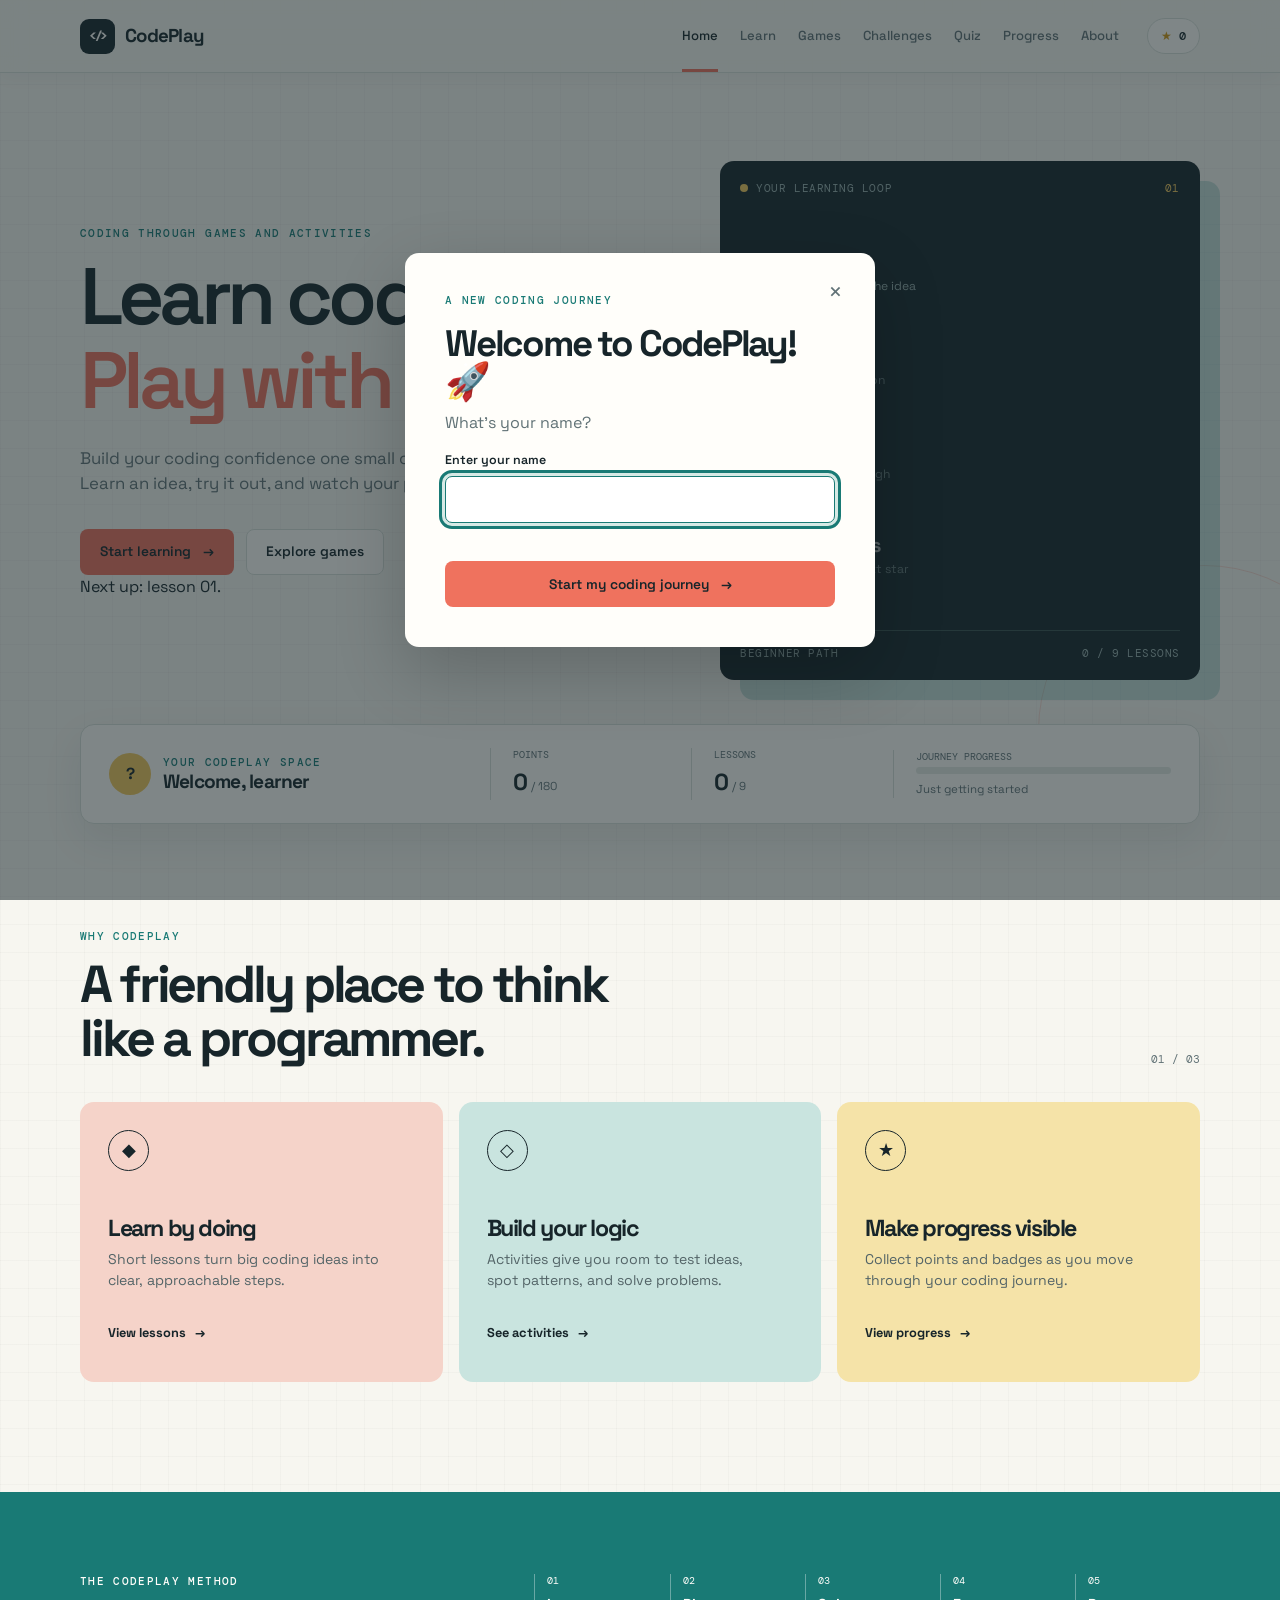
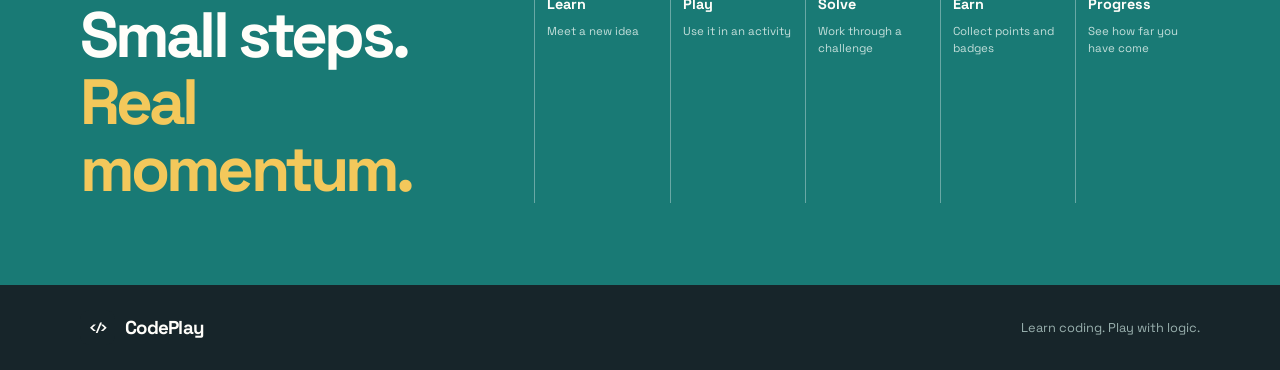
<file: index.html>
<!doctype html>
<html lang="en">
<head>
  <meta charset="UTF-8">
  <meta name="viewport" content="width=device-width, initial-scale=1.0">
  <meta name="description" content="CodePlay helps beginners learn coding through games and activities.">
  <meta name="theme-color" content="#17252a">
  <meta property="og:type" content="website">
  <meta property="og:title" content="CodePlay | Learn Coding Through Play">
  <meta property="og:description" content="Learn coding, play logic games, solve challenges, and track your progress with CodePlay.">
  <meta property="og:url" content="https://as2733055.github.io/cep_project/">
  <meta property="og:site_name" content="CodePlay">
  <title>CodePlay | Learn Coding Through Play</title>
  <link rel="icon" href="favicon.svg" type="image/svg+xml">
  <link rel="stylesheet" href="css/style.css">
</head>
<body data-page="home">
  <header class="site-header">
    <div class="container nav-wrap">
      <a class="brand" href="index.html" aria-label="CodePlay home"><span class="brand-mark">&lt;/&gt;</span><span>CodePlay</span></a>
      <button class="menu-toggle" type="button" aria-label="Open navigation menu" aria-expanded="false" aria-controls="main-navigation">Menu</button>
      <nav id="main-navigation" class="main-nav" aria-label="Main navigation">
        <a data-nav="home" href="index.html">Home</a>
        <a data-nav="learn" href="learn.html">Learn</a>
        <a data-nav="games" href="games.html">Games</a>
        <a data-nav="challenges" href="challenges.html">Challenges</a>
        <a data-nav="quiz" href="quiz.html">Quiz</a>
        <a data-nav="progress" href="progress.html">Progress</a>
        <a data-nav="about" href="about.html">About</a>
      </nav>
      <div class="header-points" aria-label="Current points"><span aria-hidden="true">&#9733;</span> <span data-points>0</span></div>
    </div>
  </header>

  <main>
    <section class="hero-section">
      <div class="container hero-grid">
        <div class="hero-copy reveal">
          <p class="eyebrow">Coding through games and activities</p>
          <h1>Learn coding.<br><em>Play with logic.</em></h1>
          <p class="hero-text">Build your coding confidence one small challenge at a time. Learn an idea, try it out, and watch your progress grow.</p>
          <div class="button-row">
            <a class="button button-primary" data-continue-learning href="learn.html">Start learning <span aria-hidden="true">&#8594;</span></a>
            <a class="button button-secondary" data-home-secondary href="games.html">Explore games</a>
          </div>
          <p class="continue-suggestion" data-continue-suggestion></p>
        </div>
        <div class="hero-board reveal reveal-delay" aria-label="CodePlay learning cycle">
          <div class="board-top"><span class="status-dot"></span><span>your learning loop</span><span class="board-code">01</span></div>
          <div class="cycle-steps">
            <div class="cycle-step cycle-step-active"><span>01</span><strong>Learn</strong><small>Understand the idea</small></div>
            <div class="cycle-line"></div>
            <div class="cycle-step"><span>02</span><strong>Play</strong><small>Try it hands-on</small></div>
            <div class="cycle-line"></div>
            <div class="cycle-step"><span>03</span><strong>Solve</strong><small>Think it through</small></div>
            <div class="cycle-line"></div>
            <div class="cycle-step"><span>04</span><strong>Progress</strong><small>Earn your next star</small></div>
          </div>
          <div class="board-footer"><span>BEGINNER PATH</span><span data-home-lesson-count>0 / 9 lessons</span></div>
        </div>
      </div>
    </section>

    <section class="container dashboard-strip" aria-labelledby="welcome-heading">
      <div class="student-welcome">
        <div class="avatar" data-avatar aria-hidden="true">?</div>
        <div><p class="section-kicker">Your CodePlay space</p><h2 id="welcome-heading">Welcome, <span data-student-name>learner</span></h2></div>
      </div>
      <div class="quick-stat"><span class="stat-label">Points</span><strong><span data-points>0</span><small> / <span data-total-possible-points>0</span></small></strong></div>
      <div class="quick-stat"><span class="stat-label">Lessons</span><strong><span data-lessons-completed>0</span><small> / <span data-total-lessons>0</span></small></strong></div>
      <div class="quick-stat progress-stat"><span class="stat-label">Journey progress</span><div class="progress-track"><span data-overall-progress style="width: 0%"></span></div><small data-progress-label>Just getting started</small></div>
    </section>

    <section class="container feature-section" aria-labelledby="feature-heading">
      <div class="section-heading"><div><p class="section-kicker">Why CodePlay</p><h2 id="feature-heading">A friendly place to think like a programmer.</h2></div><span class="section-number">01 / 03</span></div>
      <div class="feature-grid">
        <article class="feature-card feature-card-coral"><span class="feature-icon" aria-hidden="true">&#9670;</span><h3>Learn by doing</h3><p>Short lessons turn big coding ideas into clear, approachable steps.</p><a href="learn.html" class="text-link">View lessons <span aria-hidden="true">&#8594;</span></a></article>
        <article class="feature-card feature-card-teal"><span class="feature-icon" aria-hidden="true">&#9671;</span><h3>Build your logic</h3><p>Activities give you room to test ideas, spot patterns, and solve problems.</p><a href="games.html" class="text-link">See activities <span aria-hidden="true">&#8594;</span></a></article>
        <article class="feature-card feature-card-yellow"><span class="feature-icon" aria-hidden="true">&#9733;</span><h3>Make progress visible</h3><p>Collect points and badges as you move through your coding journey.</p><a href="progress.html" class="text-link">View progress <span aria-hidden="true">&#8594;</span></a></article>
      </div>
    </section>

    <section class="journey-band" aria-labelledby="journey-heading">
      <div class="container journey-grid"><div><p class="section-kicker">The CodePlay method</p><h2 id="journey-heading">Small steps.<br><em>Real momentum.</em></h2></div><ol class="journey-list"><li><span>01</span><strong>Learn</strong><small>Meet a new idea</small></li><li><span>02</span><strong>Play</strong><small>Use it in an activity</small></li><li><span>03</span><strong>Solve</strong><small>Work through a challenge</small></li><li><span>04</span><strong>Earn</strong><small>Collect points and badges</small></li><li><span>05</span><strong>Progress</strong><small>See how far you have come</small></li></ol></div>
    </section>
  </main>

  <footer class="site-footer"><div class="container footer-wrap"><a class="brand" href="index.html"><span class="brand-mark">&lt;/&gt;</span><span>CodePlay</span></a><p>Learn coding. Play with logic.</p></div></footer>
  <div id="onboarding-modal" class="modal-backdrop" hidden><section class="onboarding-modal" role="dialog" aria-modal="true" aria-labelledby="onboarding-title" aria-describedby="onboarding-question"><button class="modal-close" type="button" data-close-onboarding aria-label="Close welcome dialog">&times;</button><p class="eyebrow">A new coding journey</p><h2 id="onboarding-title">Welcome to CodePlay! &#128640;</h2><p id="onboarding-question">What&#39;s your name?</p><form id="onboarding-form"><label for="student-name">Enter your name</label><input id="student-name" name="studentName" type="text" autocomplete="given-name" maxlength="30" required aria-describedby="name-error"><p class="form-error" id="name-error" data-name-error role="alert"></p><button class="button button-primary" type="submit">Start my coding journey <span aria-hidden="true">&#8594;</span></button></form></section></div>
  <div class="toast" data-toast role="status" aria-live="polite"></div>
  <script src="js/config.js"></script><script src="js/storage.js"></script><script src="js/app.js"></script>
</body>
</html>
</file>
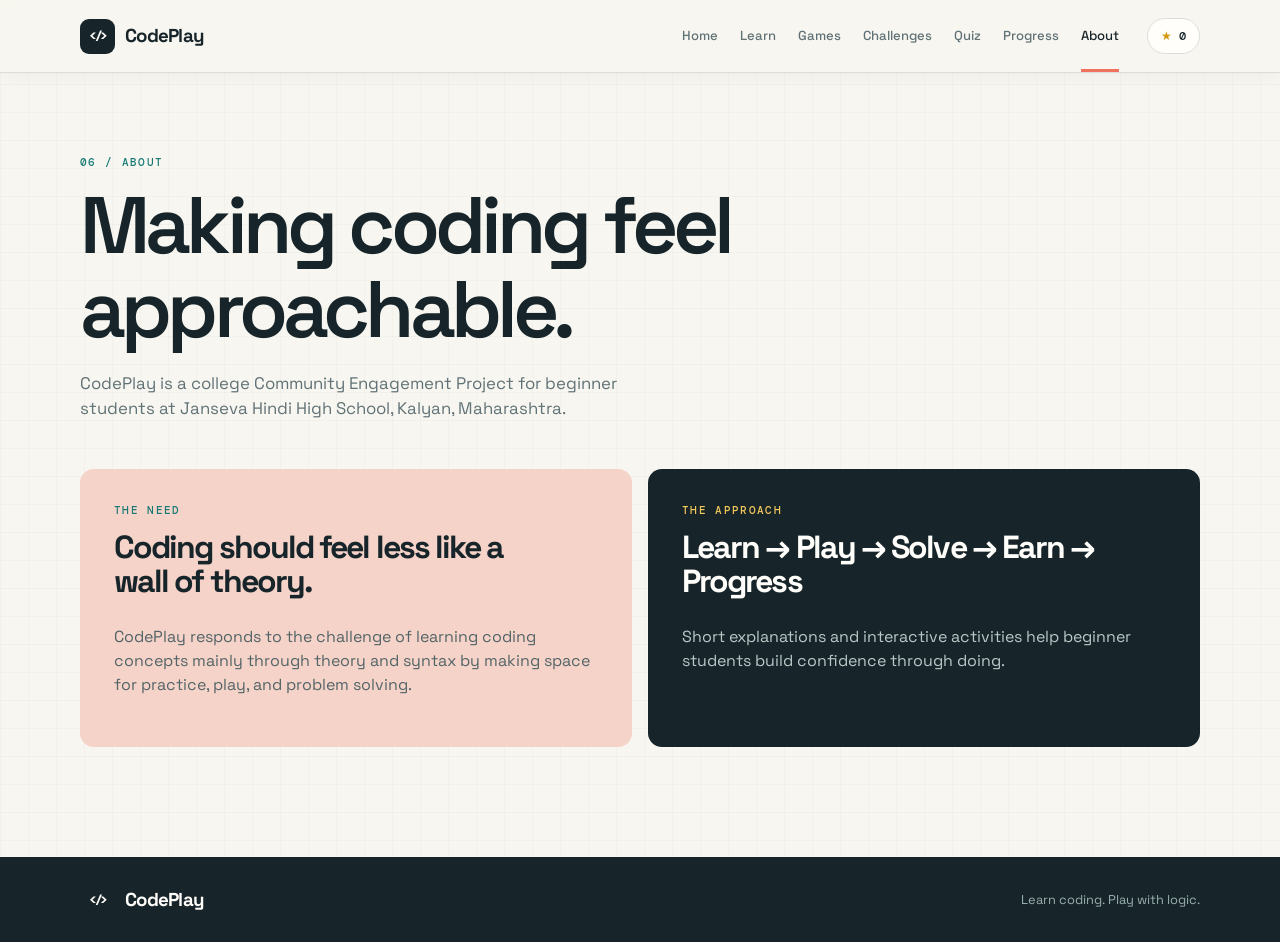
<file: about.html>
<!doctype html>
<html lang="en">

<head>
  <meta charset="UTF-8">
  <meta name="viewport" content="width=device-width, initial-scale=1.0">
  <meta name="description" content="Learn about the CodePlay community project.">
  <meta name="theme-color" content="#17252a">
  <meta property="og:type" content="website">
  <meta property="og:title" content="About | CodePlay">
  <meta property="og:description"
    content="Learn how CodePlay helps beginner students build coding confidence through games and activities.">
  <meta property="og:url" content="https://as2733055.github.io/cep_project/about.html">
  <meta property="og:site_name" content="CodePlay">
  <title>About | CodePlay</title>
  <link rel="icon" href="favicon.svg" type="image/svg+xml">
  <link rel="stylesheet" href="css/style.css">
</head>

<body data-page="about">
  <header class="site-header">
    <div class="container nav-wrap"><a class="brand" href="index.html"><span
          class="brand-mark">&lt;/&gt;</span><span>CodePlay</span></a><button class="menu-toggle" type="button"
        aria-expanded="false" aria-controls="main-navigation">Menu</button>
      <nav id="main-navigation" class="main-nav" aria-label="Main navigation"><a data-nav="home"
          href="index.html">Home</a><a data-nav="learn" href="learn.html">Learn</a><a data-nav="games"
          href="games.html">Games</a><a data-nav="challenges" href="challenges.html">Challenges</a><a data-nav="quiz"
          href="quiz.html">Quiz</a><a data-nav="progress" href="progress.html">Progress</a><a data-nav="about"
          href="about.html">About</a></nav>
      <div class="header-points"><span aria-hidden="true">&#9733;</span> <span data-points>0</span></div>
    </div>
  </header>
  <main class="page-main">
    <div class="container page-intro">
      <p class="eyebrow">06 / About</p>
      <h1>Making coding feel approachable.</h1>
      <p>CodePlay is a college Community Engagement Project for beginner students at Janseva Hindi High School, Kalyan,
        Maharashtra.</p>
    </div>
    <div class="container about-grid">
      <article class="about-card">
        <p class="section-kicker">The need</p>
        <h2>Coding should feel less like a wall of theory.</h2>
        <p>CodePlay responds to the challenge of learning coding concepts mainly through theory and syntax by making
          space for practice, play, and problem solving.</p>
      </article>
      <article class="about-card about-card-dark">
        <p class="section-kicker">The approach</p>
        <h2>Learn &rarr; Play &rarr; Solve &rarr; Earn &rarr; Progress</h2>
        <p>Short explanations and interactive activities help beginner students build confidence through doing.</p>
      </article>
    </div>
  </main>
  <footer class="site-footer">
    <div class="container footer-wrap"><a class="brand" href="index.html"><span
          class="brand-mark">&lt;/&gt;</span><span>CodePlay</span></a>
      <p>Learn coding. Play with logic.</p>
    </div>
  </footer>
  <script src="js/config.js"></script>
  <script src="js/storage.js"></script>
  <script src="js/app.js"></script>
</body>

</html>
</file>
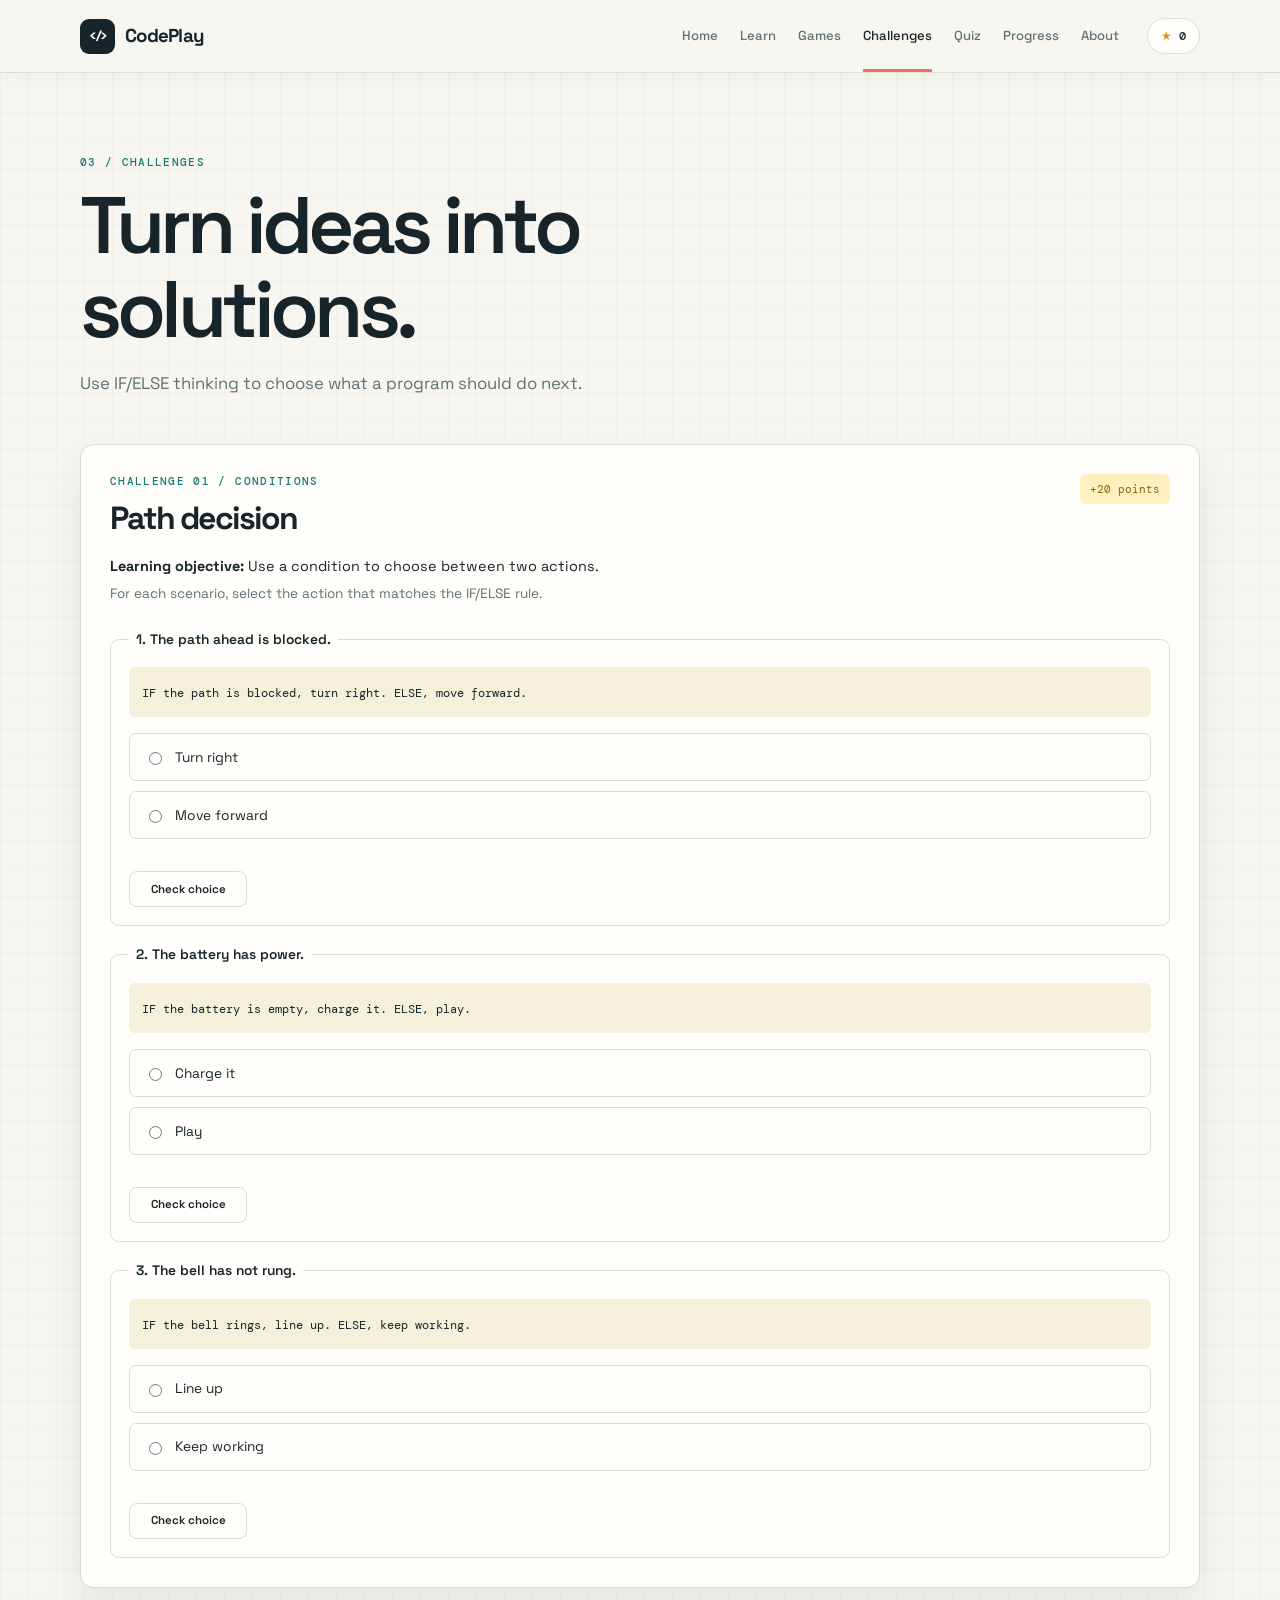
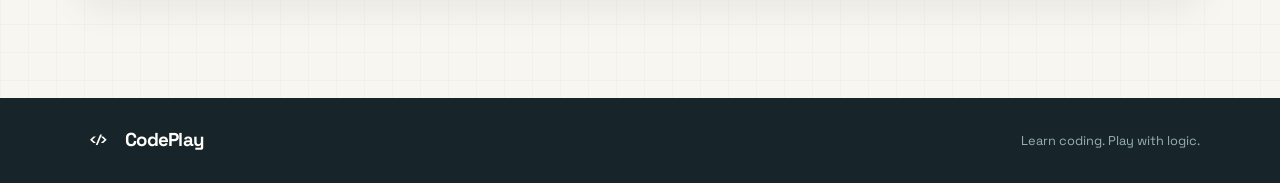
<file: challenges.html>
<!doctype html>
<html lang="en">

<head>
    <meta charset="UTF-8">
    <meta name="viewport" content="width=device-width, initial-scale=1.0">
    <meta name="description" content="Solve beginner-friendly coding challenges with CodePlay using IF and ELSE logic.">
    <meta name="theme-color" content="#17252a">
    <meta property="og:type" content="website">
    <meta property="og:title" content="Challenges | CodePlay">
    <meta property="og:description"
        content="Use conditions and IF/ELSE thinking to solve interactive coding challenges.">
    <meta property="og:url" content="https://as2733055.github.io/cep_project/challenges.html">
    <meta property="og:site_name" content="CodePlay">
    <title>Challenges | CodePlay</title>
    <link rel="icon" href="favicon.svg" type="image/svg+xml">
    <link rel="stylesheet" href="css/style.css">
</head>

<body data-page="challenges">
    <header class="site-header">
        <div class="container nav-wrap"><a class="brand" href="index.html"><span
                    class="brand-mark">&lt;/&gt;</span><span>CodePlay</span></a><button class="menu-toggle"
                type="button" aria-expanded="false" aria-controls="main-navigation">Menu</button>
            <nav id="main-navigation" class="main-nav" aria-label="Main navigation"><a data-nav="home"
                    href="index.html">Home</a><a data-nav="learn" href="learn.html">Learn</a><a data-nav="games"
                    href="games.html">Games</a><a data-nav="challenges" href="challenges.html">Challenges</a><a
                    data-nav="quiz" href="quiz.html">Quiz</a><a data-nav="progress" href="progress.html">Progress</a><a
                    data-nav="about" href="about.html">About</a></nav>
            <div class="header-points" aria-label="Current points"><span aria-hidden="true">&#9733;</span> <span
                    data-points>0</span></div>
        </div>
    </header>
    <main class="page-main">
        <div class="container page-intro">
            <p class="eyebrow">03 / Challenges</p>
            <h1>Turn ideas into solutions.</h1>
            <p>Use IF/ELSE thinking to choose what a program should do next.</p>
        </div>
        <div class="container challenge-panel" id="conditional-challenge">
            <div class="game-heading">
                <div>
                    <p class="section-kicker">Challenge 01 / Conditions</p>
                    <h2>Path decision</h2>
                </div><span class="reward-tag">+20 points</span>
            </div>
            <p class="game-objective"><strong>Learning objective:</strong> Use a condition to choose between two
                actions.</p>
            <p class="game-instructions">For each scenario, select the action that matches the IF/ELSE rule.</p>
            <div data-challenge-content></div>
            <p class="game-feedback" data-challenge-feedback role="status"></p>
        </div>
    </main>
    <footer class="site-footer">
        <div class="container footer-wrap"><a class="brand" href="index.html"><span
                    class="brand-mark">&lt;/&gt;</span><span>CodePlay</span></a>
            <p>Learn coding. Play with logic.</p>
        </div>
    </footer>
    <div class="toast" data-toast role="status" aria-live="polite"></div>
    <script src="js/config.js"></script>
    <script src="js/storage.js"></script>
    <script src="js/app.js"></script>
    <script src="js/challenges.js"></script>
</body>

</html>
</file>
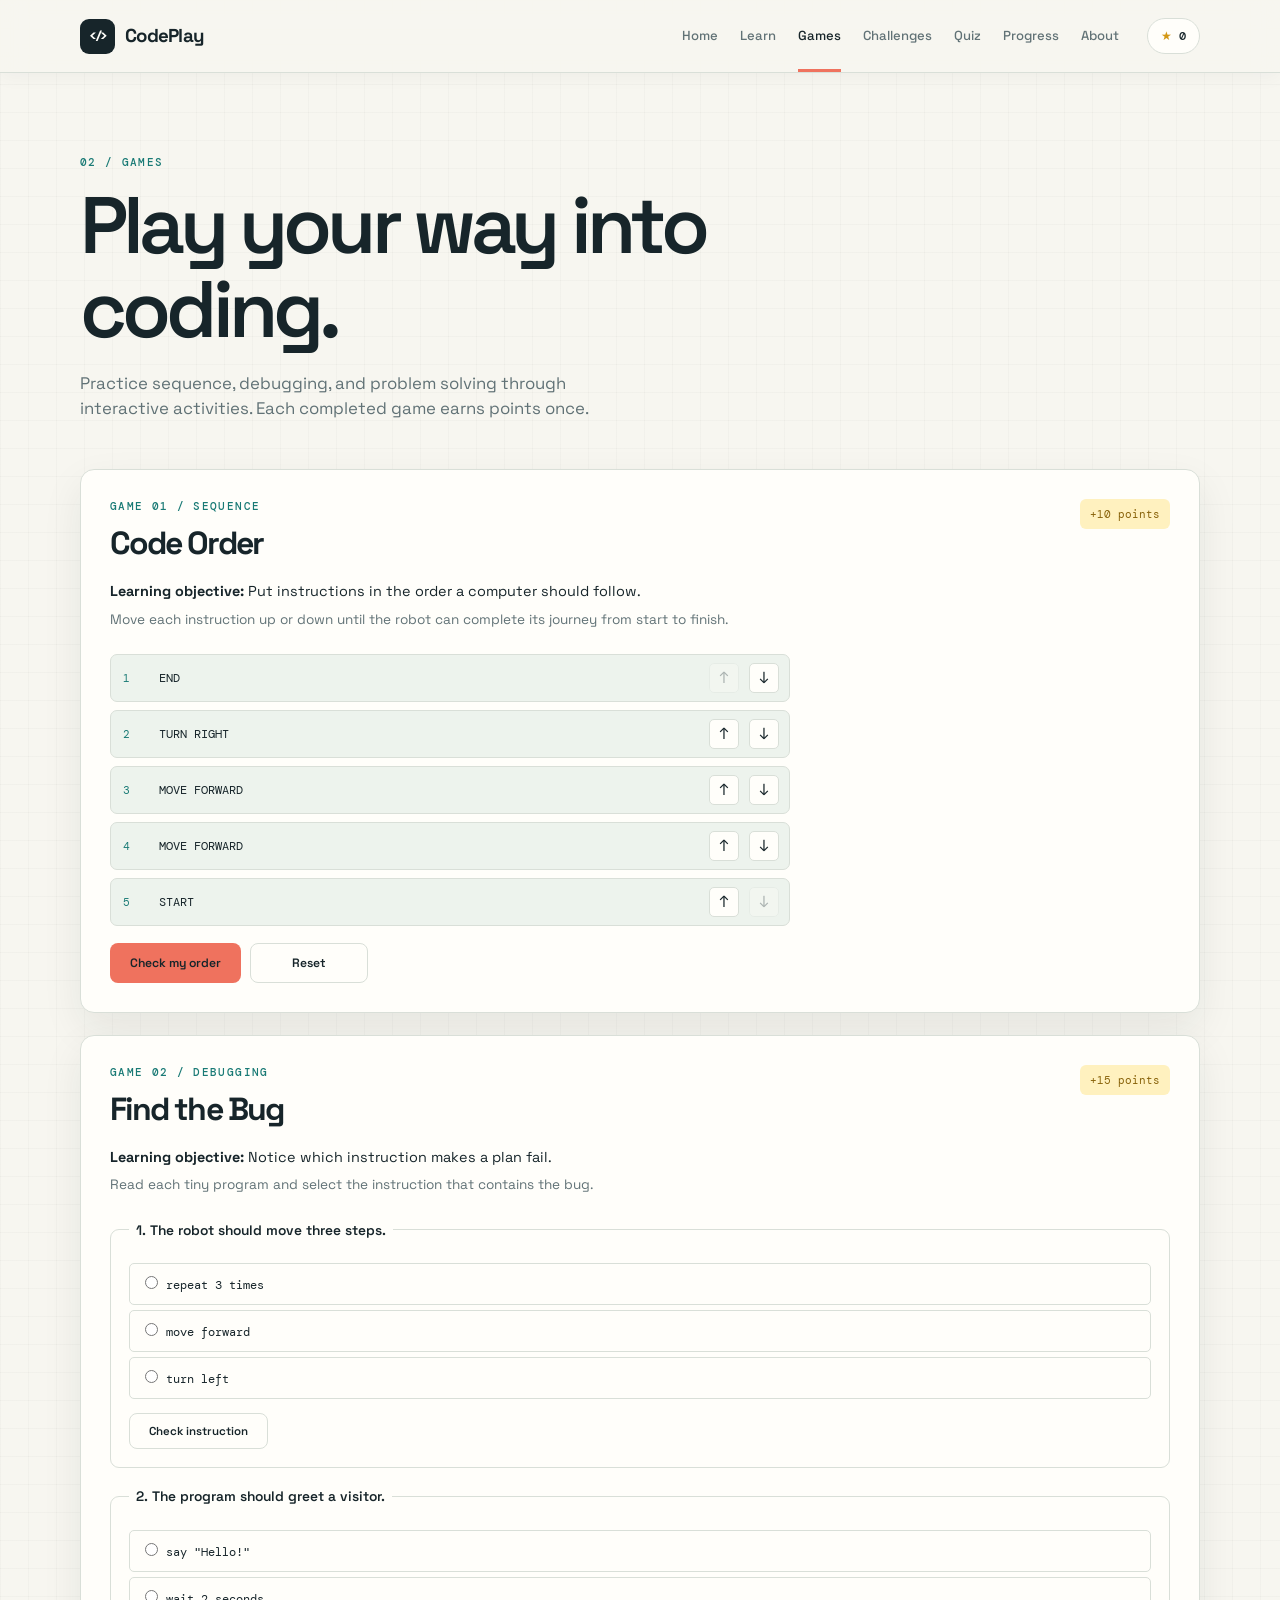
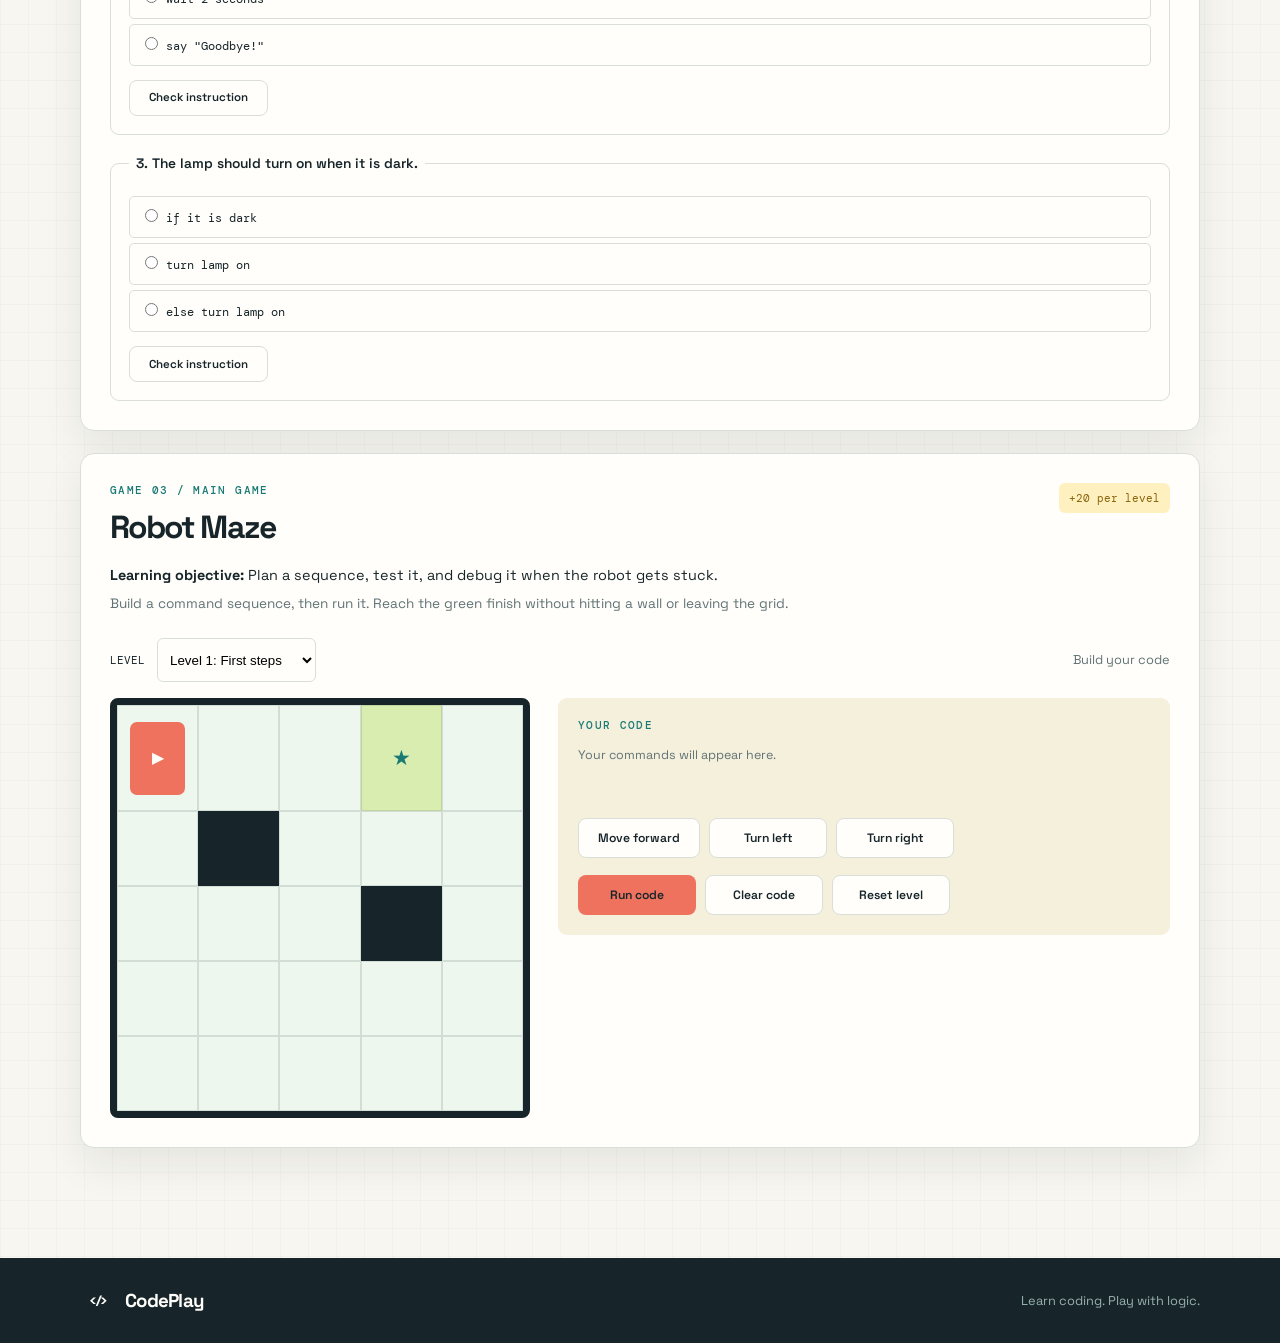
<file: games.html>
<!doctype html>
<html lang="en">

<head>
    <meta charset="UTF-8">
    <meta name="viewport" content="width=device-width, initial-scale=1.0">
    <meta name="description"
        content="Play coding games with CodePlay and practice sequence, debugging, and problem solving.">
    <meta name="theme-color" content="#17252a">
    <meta property="og:type" content="website">
    <meta property="og:title" content="Games | CodePlay">
    <meta property="og:description" content="Practice coding logic through Code Order, Find the Bug, and Robot Maze.">
    <meta property="og:url" content="https://as2733055.github.io/cep_project/games.html">
    <meta property="og:site_name" content="CodePlay">
    <title>Games | CodePlay</title>
    <link rel="icon" href="favicon.svg" type="image/svg+xml">
    <link rel="stylesheet" href="css/style.css">
</head>

<body data-page="games">
    <header class="site-header">
        <div class="container nav-wrap"><a class="brand" href="index.html"><span
                    class="brand-mark">&lt;/&gt;</span><span>CodePlay</span></a><button class="menu-toggle"
                type="button" aria-expanded="false" aria-controls="main-navigation">Menu</button>
            <nav id="main-navigation" class="main-nav" aria-label="Main navigation"><a data-nav="home"
                    href="index.html">Home</a><a data-nav="learn" href="learn.html">Learn</a><a data-nav="games"
                    href="games.html">Games</a><a data-nav="challenges" href="challenges.html">Challenges</a><a
                    data-nav="quiz" href="quiz.html">Quiz</a><a data-nav="progress" href="progress.html">Progress</a><a
                    data-nav="about" href="about.html">About</a></nav>
            <div class="header-points" aria-label="Current points"><span aria-hidden="true">&#9733;</span> <span
                    data-points>0</span></div>
        </div>
    </header>
    <main class="page-main">
        <div class="container page-intro">
            <p class="eyebrow">02 / Games</p>
            <h1>Play your way into coding.</h1>
            <p>Practice sequence, debugging, and problem solving through interactive activities. Each completed game
                earns points once.</p>
        </div>
        <div class="container game-list">
            <section class="game-panel" id="code-order-game">
                <div class="game-heading">
                    <div>
                        <p class="section-kicker">Game 01 / Sequence</p>
                        <h2>Code Order</h2>
                    </div><span class="reward-tag">+10 points</span>
                </div>
                <p class="game-objective"><strong>Learning objective:</strong> Put instructions in the order a computer
                    should follow.</p>
                <p class="game-instructions">Move each instruction up or down until the robot can complete its journey
                    from start to finish.</p>
                <div class="order-list" data-order-list></div>
                <div class="game-actions"><button class="button button-primary" type="button" data-submit-order>Check my
                        order</button><button class="button button-secondary" type="button"
                        data-reset-order>Reset</button></div>
                <p class="game-feedback" data-order-feedback role="status"></p>
            </section>
            <section class="game-panel" id="bug-game">
                <div class="game-heading">
                    <div>
                        <p class="section-kicker">Game 02 / Debugging</p>
                        <h2>Find the Bug</h2>
                    </div><span class="reward-tag">+15 points</span>
                </div>
                <p class="game-objective"><strong>Learning objective:</strong> Notice which instruction makes a plan
                    fail.</p>
                <p class="game-instructions">Read each tiny program and select the instruction that contains the bug.
                </p>
                <div data-bug-content></div>
                <p class="game-feedback" data-bug-feedback role="status"></p>
            </section>
            <section class="game-panel maze-panel" id="maze-game">
                <div class="game-heading">
                    <div>
                        <p class="section-kicker">Game 03 / Main game</p>
                        <h2>Robot Maze</h2>
                    </div><span class="reward-tag">+20 per level</span>
                </div>
                <p class="game-objective"><strong>Learning objective:</strong> Plan a sequence, test it, and debug it
                    when the robot gets stuck.</p>
                <p class="game-instructions">Build a command sequence, then run it. Reach the green finish without
                    hitting a wall or leaving the grid.</p>
                <div class="maze-toolbar"><label for="maze-level">Level</label><select id="maze-level"
                        data-maze-level></select><span data-maze-status>Build your code</span></div>
                <div class="maze-layout">
                    <div class="maze-grid" data-maze-grid role="grid" aria-label="Robot maze"></div>
                    <div class="command-builder">
                        <p class="section-kicker">Your code</p>
                        <div class="command-list" data-command-list></div>
                        <div class="command-buttons"><button class="button button-secondary" type="button"
                                data-command="forward">Move forward</button><button class="button button-secondary"
                                type="button" data-command="left">Turn left</button><button
                                class="button button-secondary" type="button" data-command="right">Turn right</button>
                        </div>
                        <div class="game-actions"><button class="button button-primary" type="button" data-run-maze>Run
                                code</button><button class="button button-secondary" type="button" data-clear-maze>Clear
                                code</button><button class="button button-secondary" type="button" data-reset-maze>Reset
                                level</button></div>
                    </div>
                </div>
                <p class="game-feedback" data-maze-feedback role="status"></p>
            </section>
        </div>
    </main>
    <footer class="site-footer">
        <div class="container footer-wrap"><a class="brand" href="index.html"><span
                    class="brand-mark">&lt;/&gt;</span><span>CodePlay</span></a>
            <p>Learn coding. Play with logic.</p>
        </div>
    </footer>
    <div class="toast" data-toast role="status" aria-live="polite"></div>
    <script src="js/config.js"></script>
    <script src="js/storage.js"></script>
    <script src="js/app.js"></script>
    <script src="js/games.js"></script>
    <script src="js/maze.js"></script>
</body>

</html>
</file>
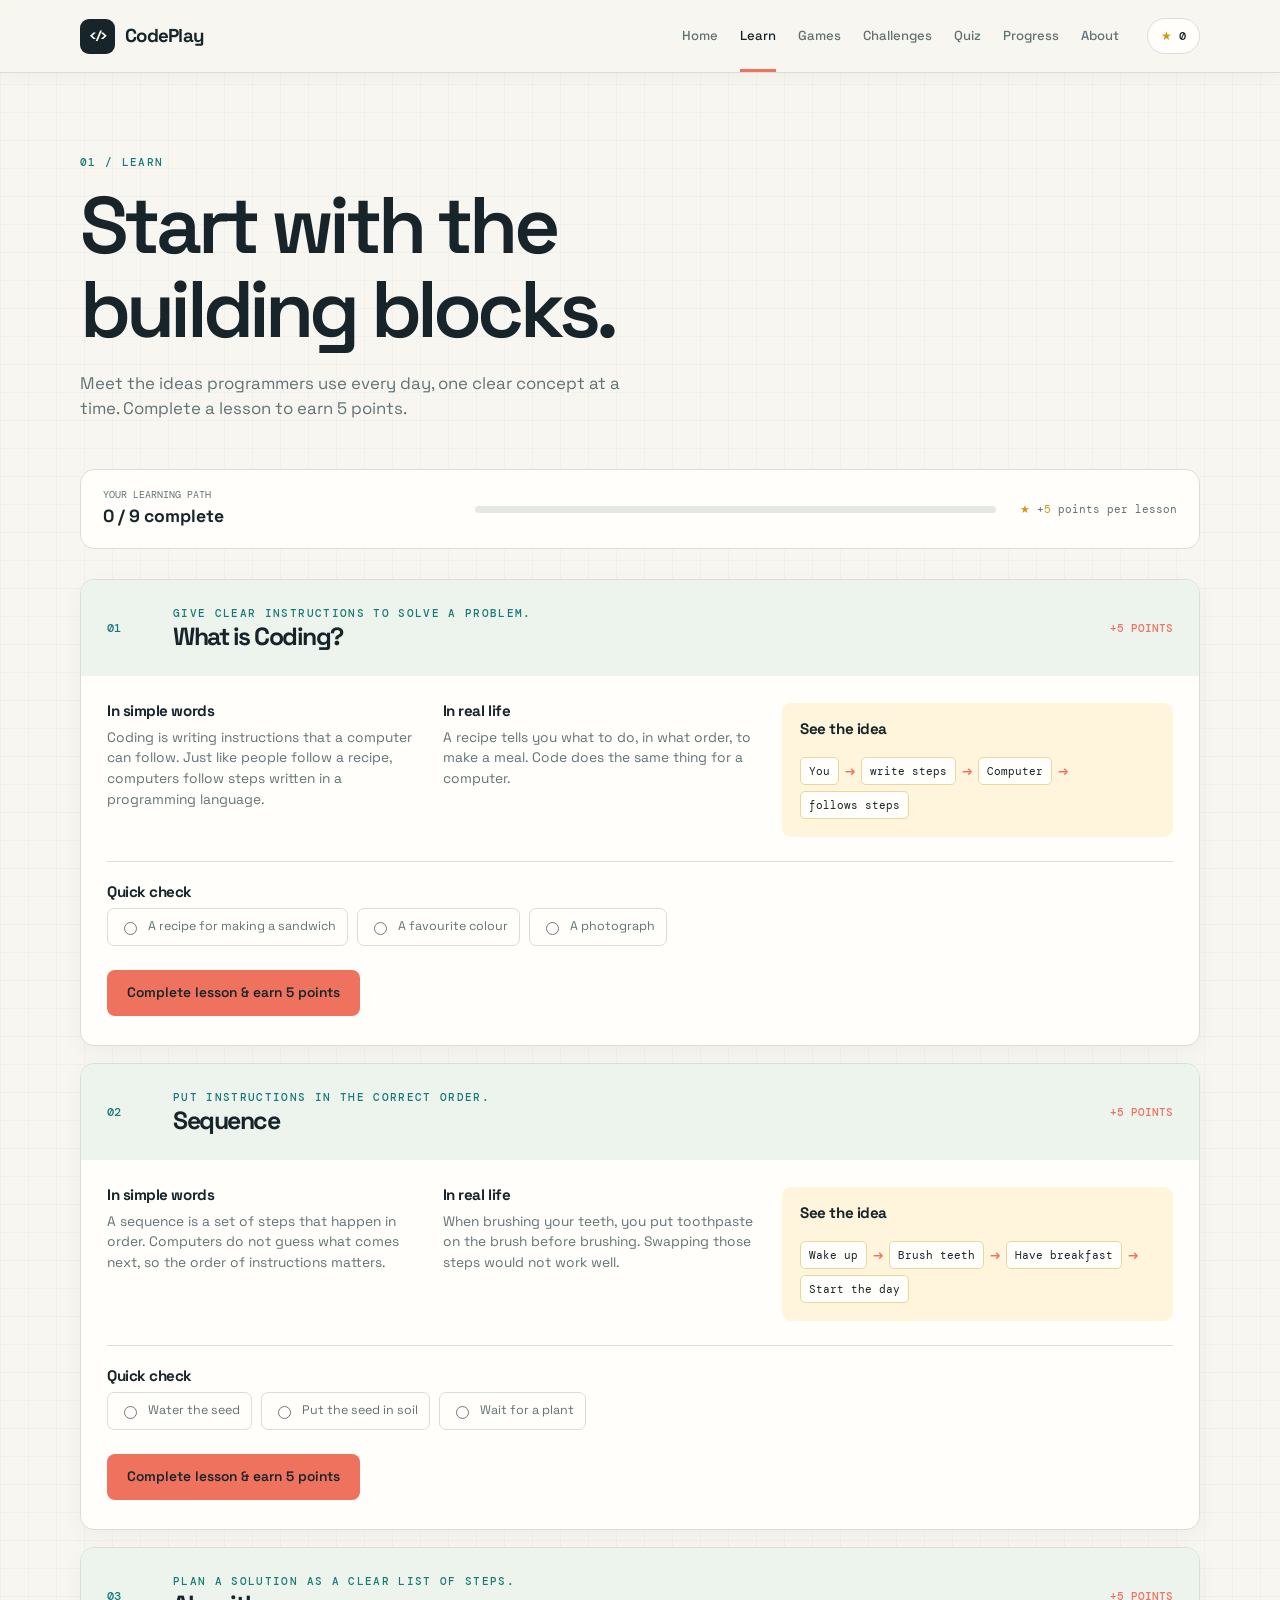
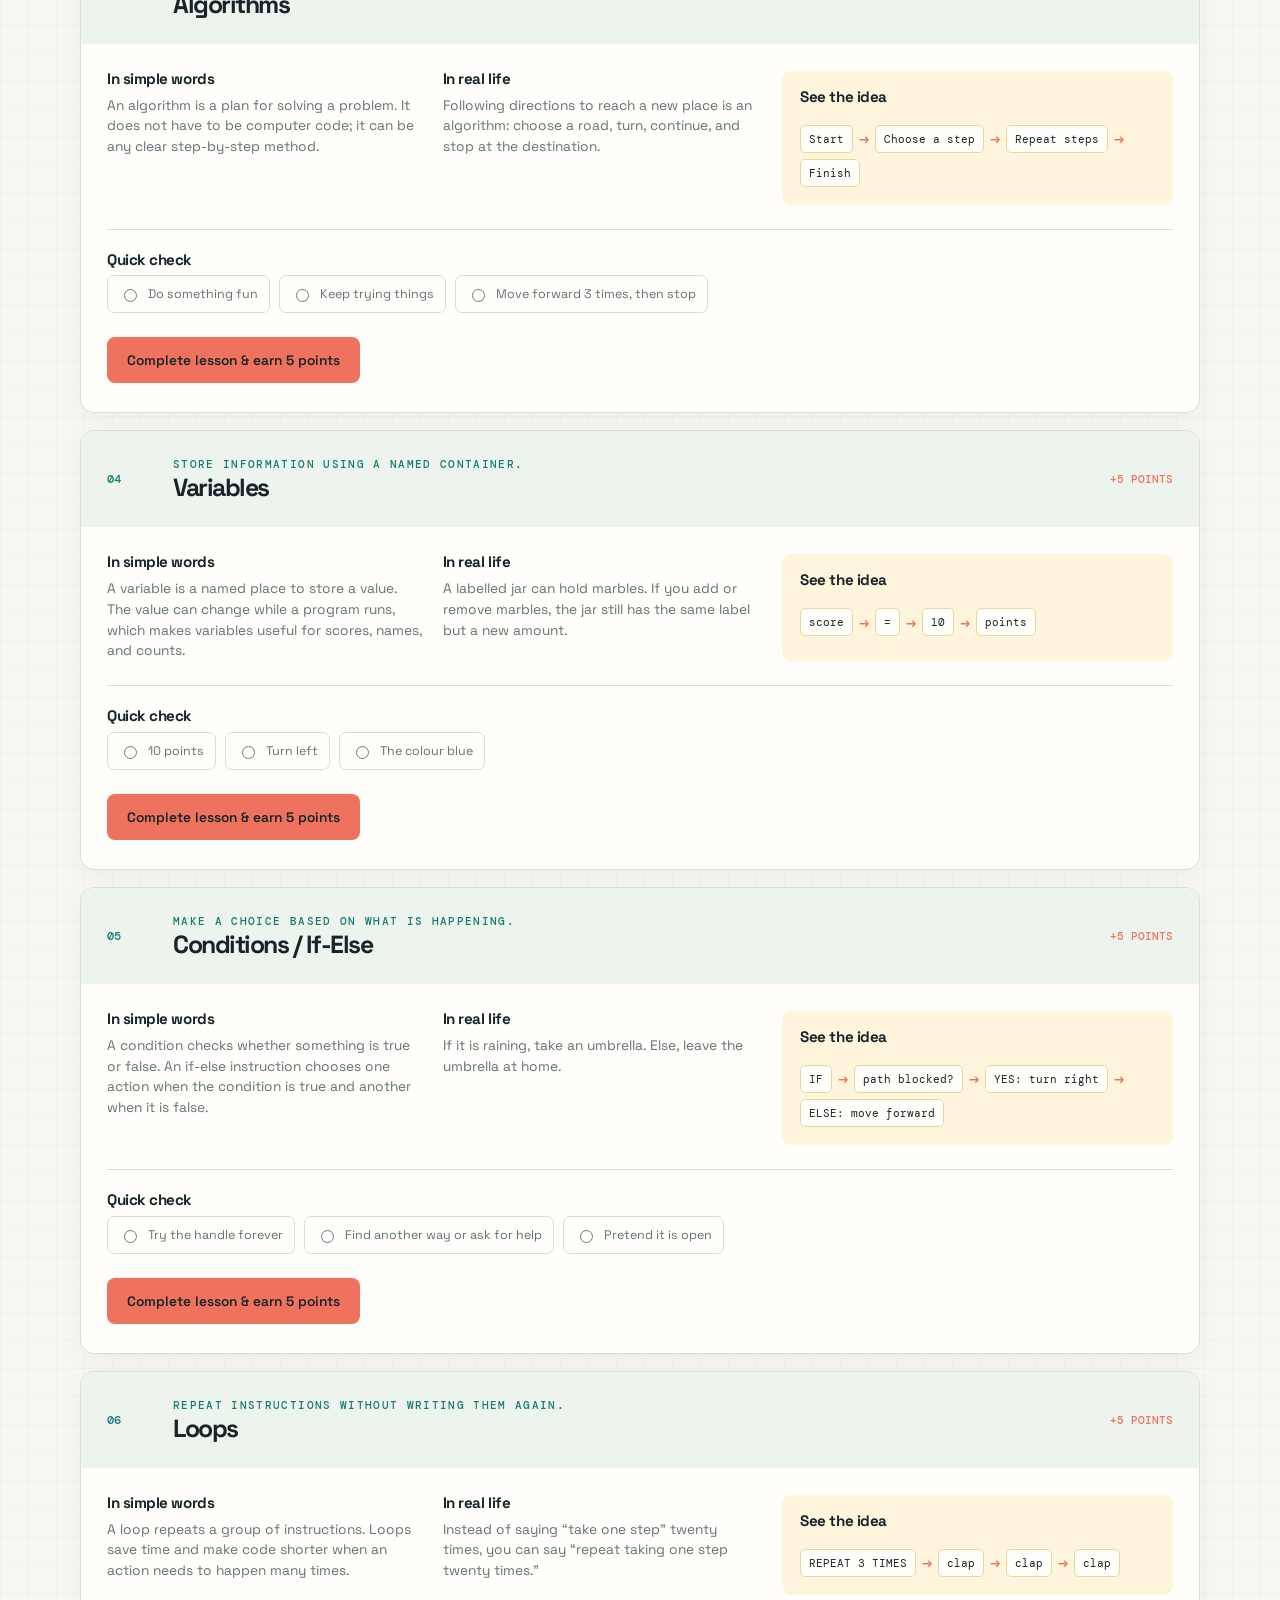
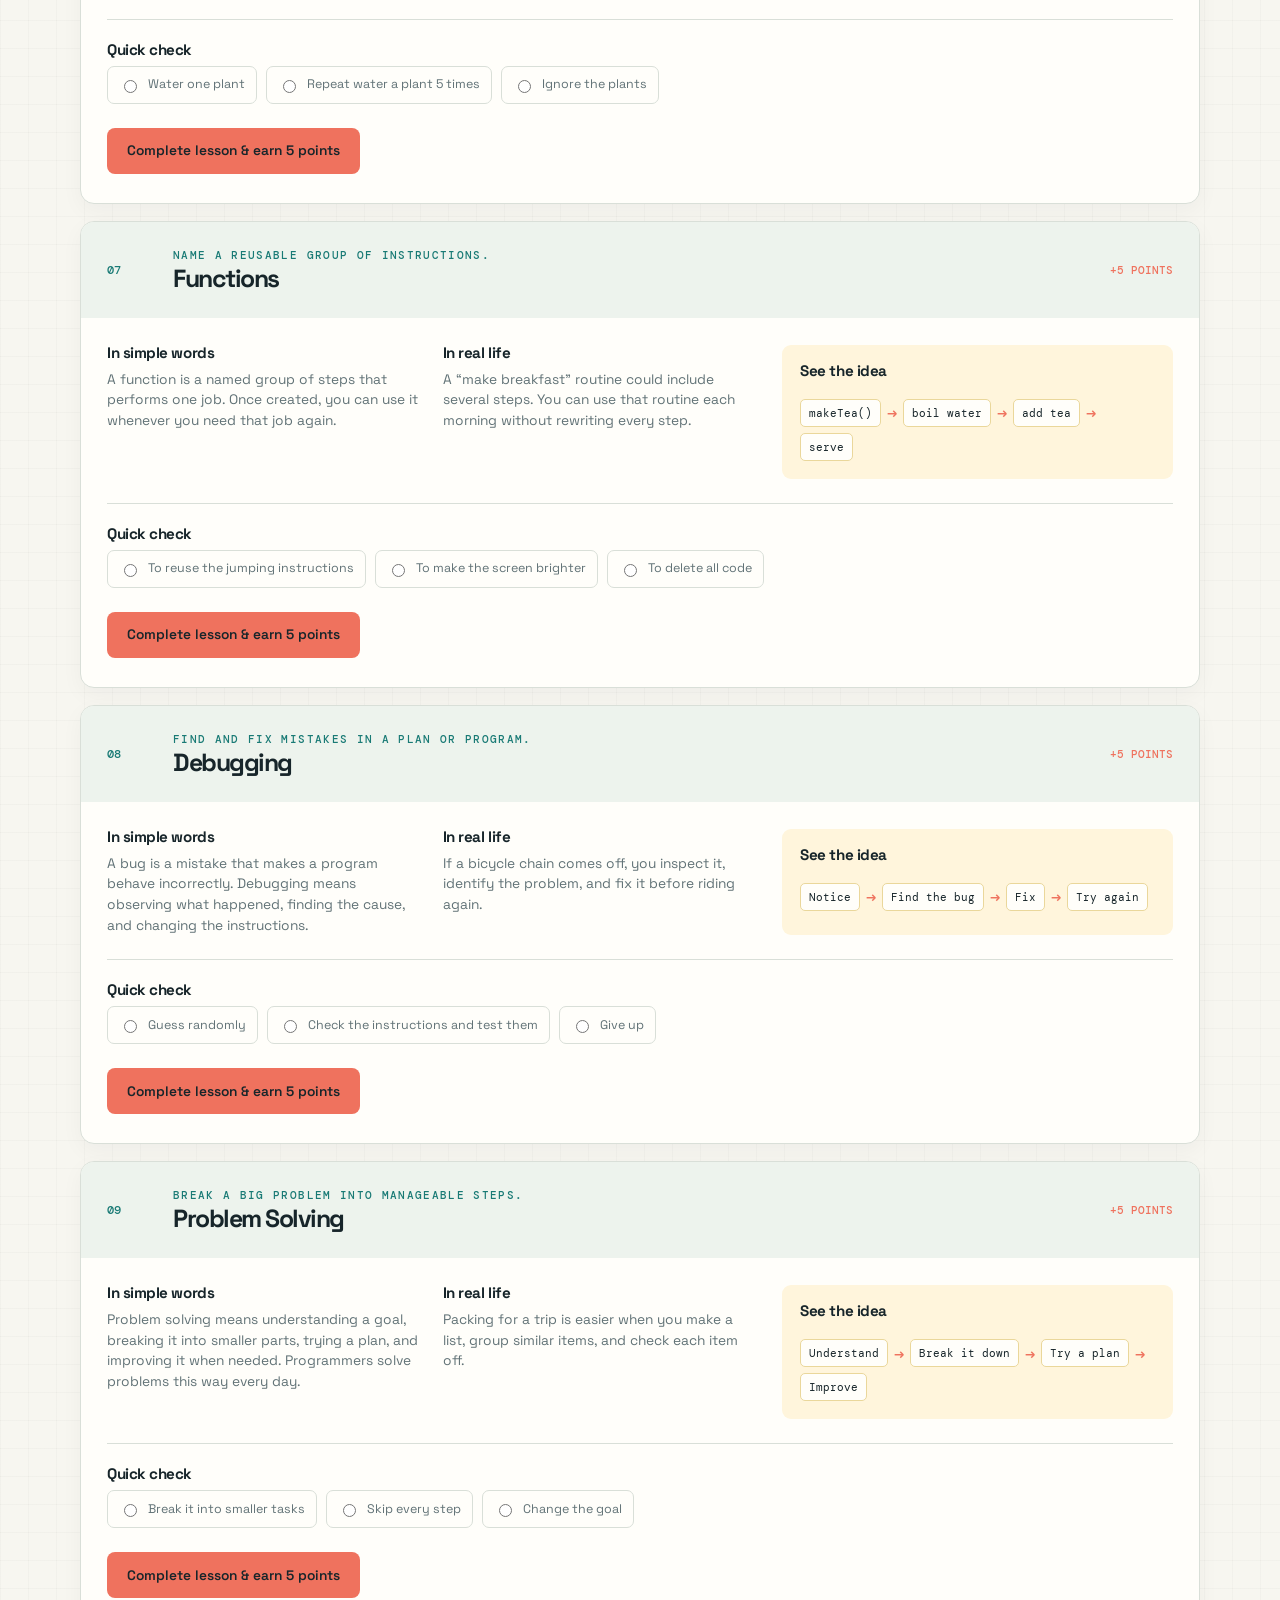
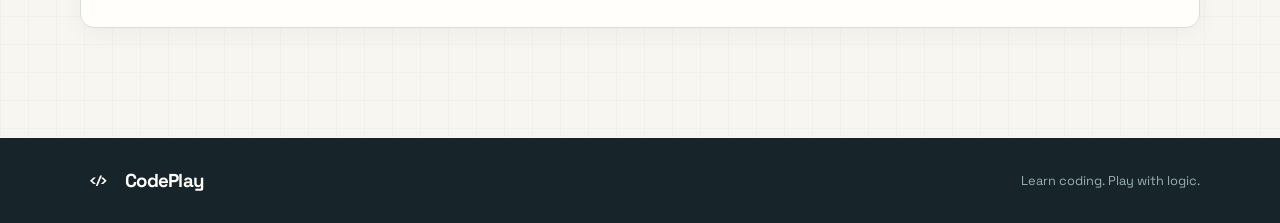
<file: learn.html>
<!doctype html>
<html lang="en">

<head>
	<meta charset="UTF-8">
	<meta name="viewport" content="width=device-width, initial-scale=1.0">
	<meta name="description"
		content="Learn beginner coding concepts with CodePlay through short lessons and activities.">
	<meta name="theme-color" content="#17252a">
	<meta property="og:type" content="website">
	<meta property="og:title" content="Learn | CodePlay">
	<meta property="og:description"
		content="Learn beginner coding concepts through short explanations and interactive activities.">
	<meta property="og:url" content="https://as2733055.github.io/cep_project/learn.html">
	<meta property="og:site_name" content="CodePlay">
	<title>Learn | CodePlay</title>
	<link rel="icon" href="favicon.svg" type="image/svg+xml">
	<link rel="stylesheet" href="css/style.css">
</head>

<body data-page="learn">
	<header class="site-header">
		<div class="container nav-wrap"><a class="brand" href="index.html"><span
					class="brand-mark">&lt;/&gt;</span><span>CodePlay</span></a><button class="menu-toggle"
				type="button" aria-expanded="false" aria-controls="main-navigation">Menu</button>
			<nav id="main-navigation" class="main-nav" aria-label="Main navigation"><a data-nav="home"
					href="index.html">Home</a><a data-nav="learn" href="learn.html">Learn</a><a data-nav="games"
					href="games.html">Games</a><a data-nav="challenges" href="challenges.html">Challenges</a><a
					data-nav="quiz" href="quiz.html">Quiz</a><a data-nav="progress" href="progress.html">Progress</a><a
					data-nav="about" href="about.html">About</a></nav>
			<div class="header-points"><span aria-hidden="true">&#9733;</span> <span data-points>0</span></div>
		</div>
	</header>
	<main class="page-main">
		<div class="container page-intro">
			<p class="eyebrow">01 / Learn</p>
			<h1>Start with the building blocks.</h1>
			<p>Meet the ideas programmers use every day, one clear concept at a time. Complete a lesson to earn <span
					data-lesson-reward>0</span> points.</p>
		</div>
		<div class="container learning-summary">
			<div><span class="stat-label">Your learning path</span><strong><span data-lessons-completed>0</span> / <span
						data-total-lessons>0</span> complete</strong></div>
			<div class="progress-track" aria-label="Lesson progress"><span data-lesson-progress
					style="width: 0%"></span></div><span class="learning-summary-points"><span
					aria-hidden="true">&#9733;</span> +<span data-lesson-reward>0</span> points per lesson</span>
		</div>
		<div id="lesson-list" class="container lesson-list" aria-live="polite"></div>
	</main>
	<footer class="site-footer">
		<div class="container footer-wrap"><a class="brand" href="index.html"><span
					class="brand-mark">&lt;/&gt;</span><span>CodePlay</span></a>
			<p>Learn coding. Play with logic.</p>
		</div>
	</footer>
	<div class="toast" data-toast role="status" aria-live="polite"></div>
	<script src="js/config.js"></script>
	<script src="js/storage.js"></script>
	<script src="js/app.js"></script>
	<script src="js/learn.js"></script>
</body>

</html>
</file>
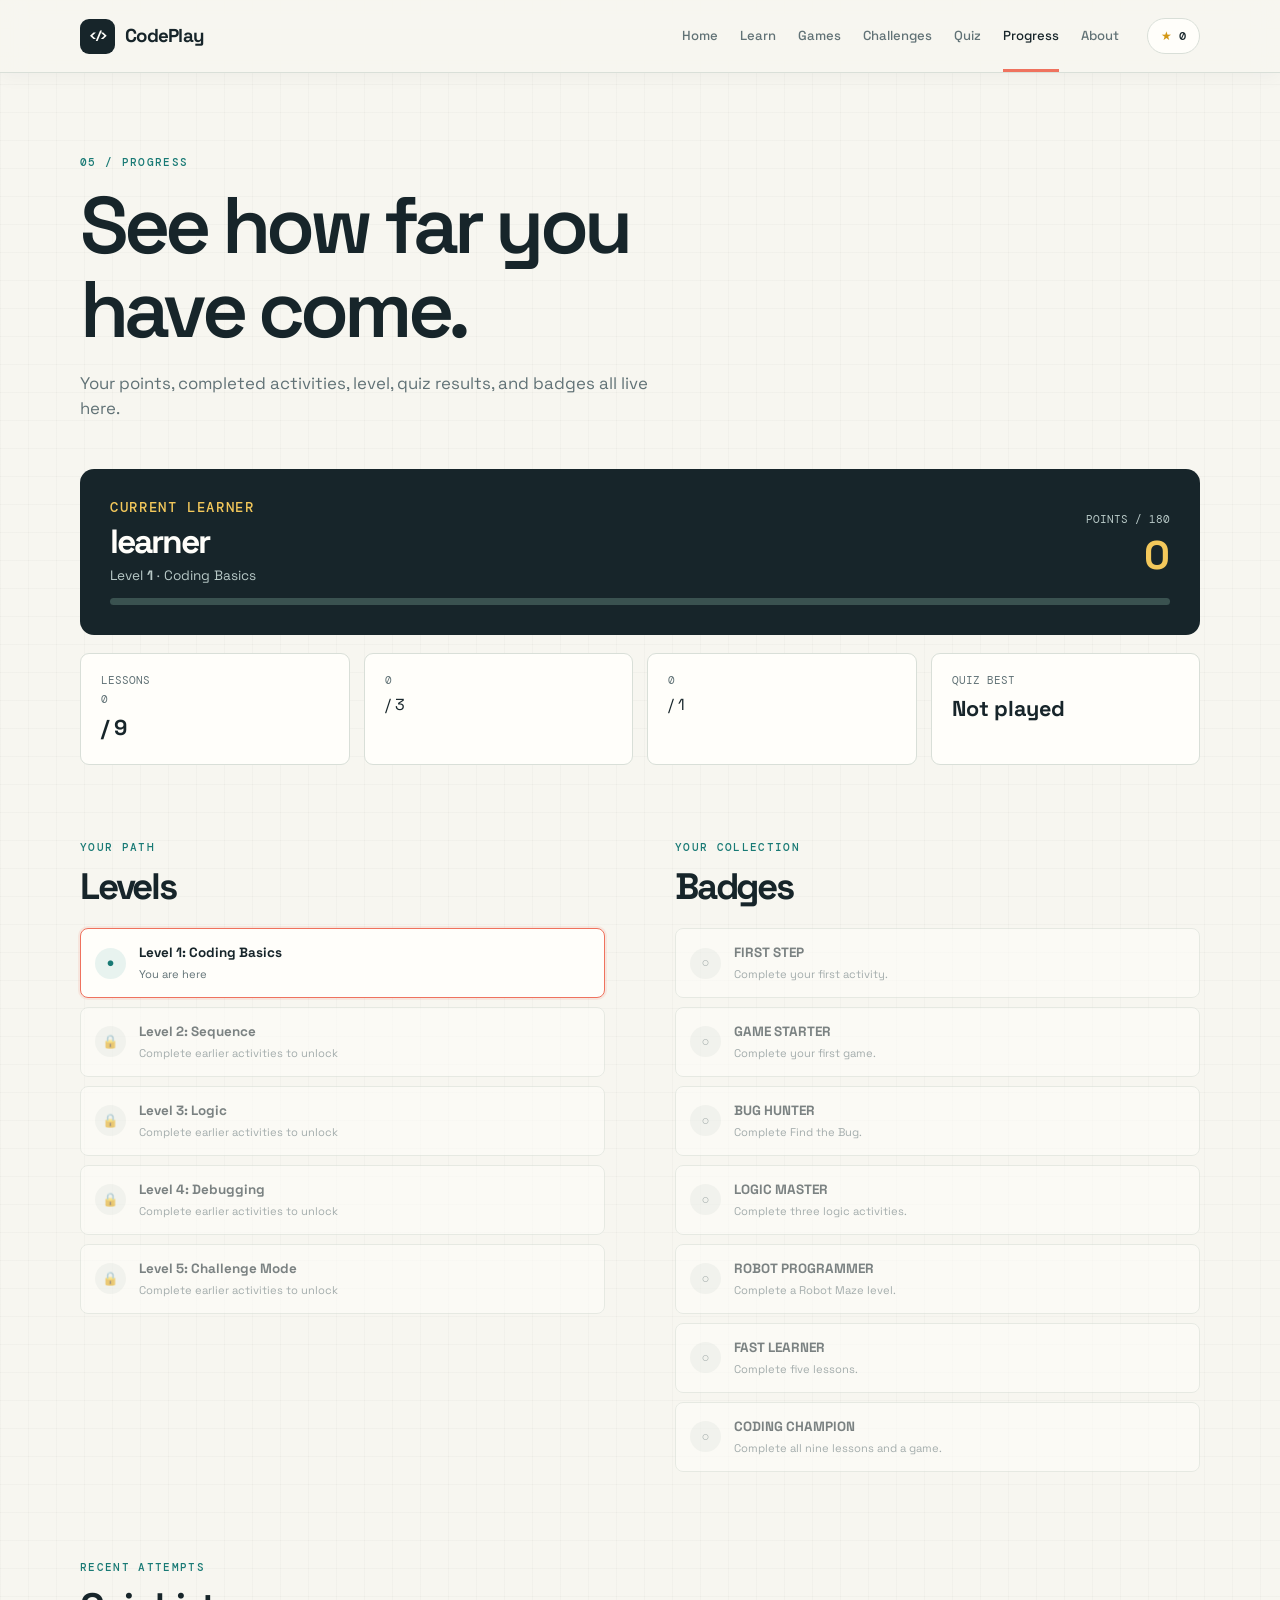
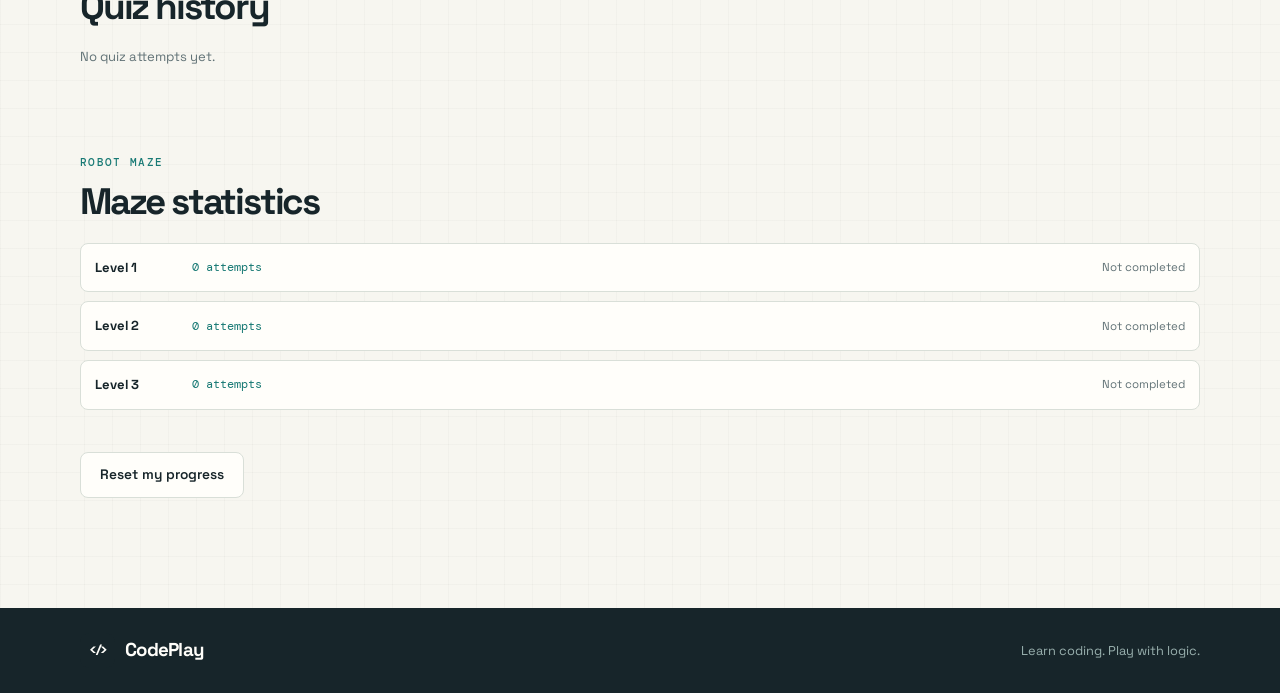
<file: progress.html>
<!doctype html>
<html lang="en">

<head>
  <meta charset="UTF-8">
  <meta name="viewport" content="width=device-width, initial-scale=1.0">
  <meta name="description" content="Track your CodePlay learning progress.">
  <meta name="theme-color" content="#17252a">
  <meta property="og:type" content="website">
  <meta property="og:title" content="Progress | CodePlay">
  <meta property="og:description" content="Track CodePlay points, lessons, games, quiz results, levels, and badges.">
  <meta property="og:url" content="https://as2733055.github.io/cep_project/progress.html">
  <meta property="og:site_name" content="CodePlay">
  <title>Progress | CodePlay</title>
  <link rel="icon" href="favicon.svg" type="image/svg+xml">
  <link rel="stylesheet" href="css/style.css">
</head>

<body data-page="progress">
  <header class="site-header">
    <div class="container nav-wrap"><a class="brand" href="index.html"><span
          class="brand-mark">&lt;/&gt;</span><span>CodePlay</span></a><button class="menu-toggle" type="button"
        aria-expanded="false" aria-controls="main-navigation">Menu</button>
      <nav id="main-navigation" class="main-nav" aria-label="Main navigation"><a data-nav="home"
          href="index.html">Home</a><a data-nav="learn" href="learn.html">Learn</a><a data-nav="games"
          href="games.html">Games</a><a data-nav="challenges" href="challenges.html">Challenges</a><a data-nav="quiz"
          href="quiz.html">Quiz</a><a data-nav="progress" href="progress.html">Progress</a><a data-nav="about"
          href="about.html">About</a></nav>
      <div class="header-points"><span aria-hidden="true">&#9733;</span> <span data-points>0</span></div>
    </div>
  </header>
  <main class="page-main">
    <div class="container page-intro">
      <p class="eyebrow">05 / Progress</p>
      <h1>See how far you have come.</h1>
      <p>Your points, completed activities, level, quiz results, and badges all live here.</p>
    </div>
    <div class="container progress-hero">
      <div>
        <p class="section-kicker">Current learner</p>
        <h2><span data-progress-name>learner</span></h2>
        <p>Level <strong data-current-level>1</strong> &middot; <span data-current-level-name>Coding Basics</span></p>
      </div>
      <div class="big-points"><span>Points</span><strong data-progress-points>0</strong></div>
      <div class="progress-track"><span data-progress-overall style="width: 0%"></span></div>
    </div>
    <div class="container stats-grid">
      <div class="stat-tile"><span>Lessons</span><strong><span data-progress-lessons>0</span> / 9</strong></div>
      <div class="stat-tile"><span>Games</span><strong data-progress-games>0</strong></div>
      <div class="stat-tile"><span>Challenges</span><strong data-progress-challenges>0</strong></div>
      <div class="stat-tile"><span>Quiz best</span><strong data-progress-quiz>Not played</strong></div>
    </div>
    <div class="container progress-columns">
      <section>
        <div class="section-heading">
          <div>
            <p class="section-kicker">Your path</p>
            <h2>Levels</h2>
          </div>
        </div>
        <div class="level-list" data-level-list></div>
      </section>
      <section>
        <div class="section-heading">
          <div>
            <p class="section-kicker">Your collection</p>
            <h2>Badges</h2>
          </div>
        </div>
        <div class="badge-list" data-badge-list></div>
      </section>
    </div>
    <div class="container reset-row"><button class="button button-secondary" type="button" data-reset-progress>Reset my
        progress</button>
      <p data-reset-feedback role="status"></p>
    </div>
  </main>
  <footer class="site-footer">
    <div class="container footer-wrap"><a class="brand" href="index.html"><span
          class="brand-mark">&lt;/&gt;</span><span>CodePlay</span></a>
      <p>Learn coding. Play with logic.</p>
    </div>
  </footer>
  <div class="toast" data-toast role="status" aria-live="polite"></div>
  <script src="js/config.js"></script>
  <script src="js/storage.js"></script>
  <script src="js/app.js"></script>
  <script src="js/progress.js"></script>
</body>

</html>
</file>
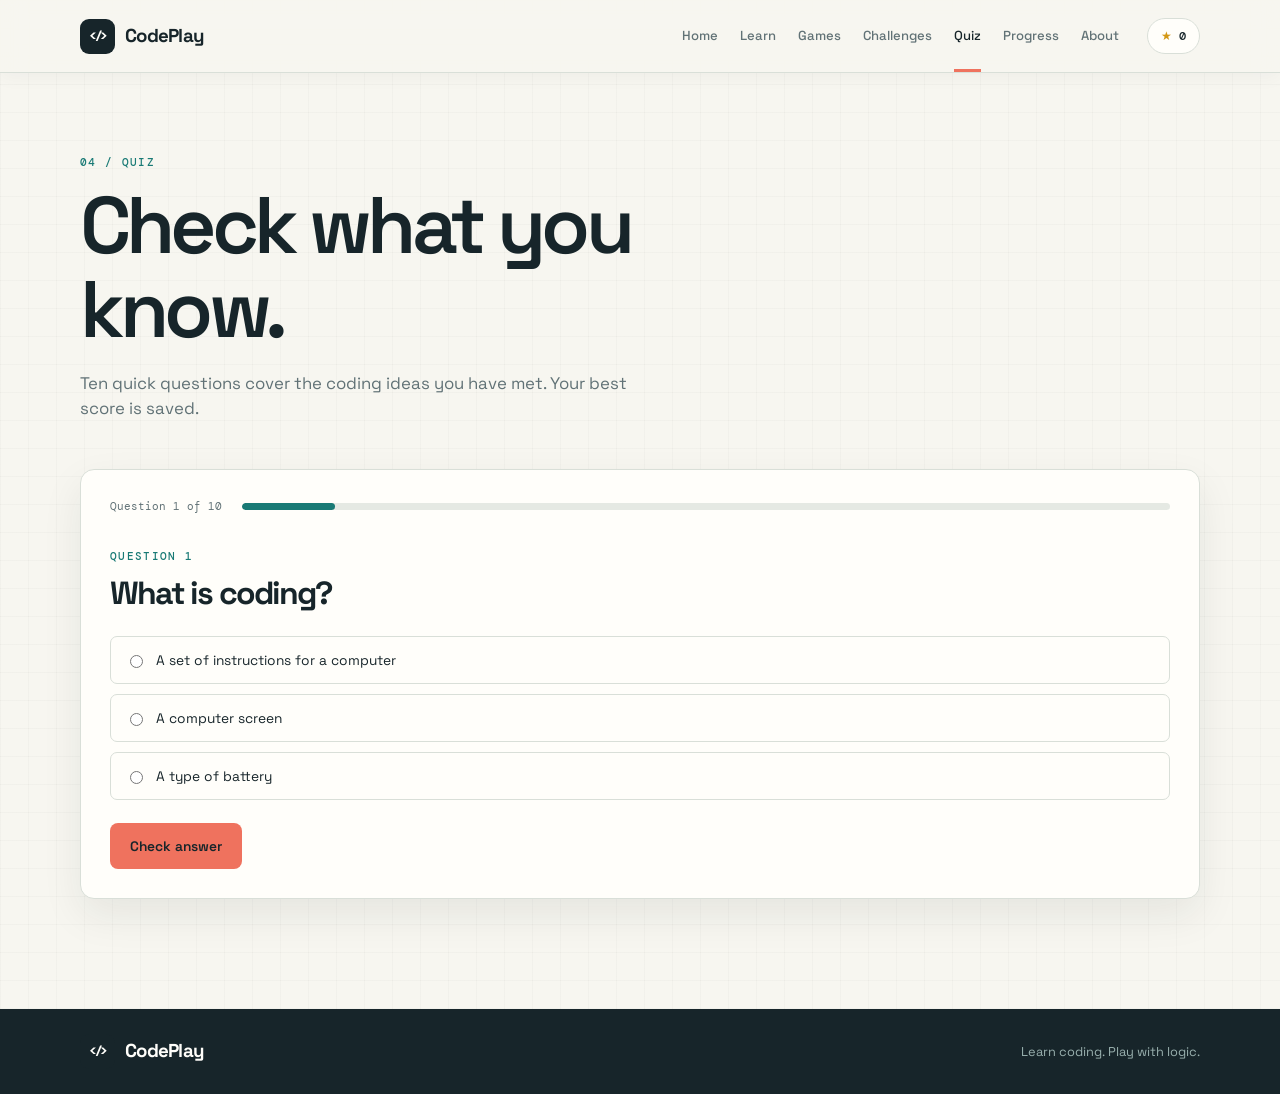
<file: quiz.html>
<!doctype html>
<html lang="en">

<head>
    <meta charset="UTF-8">
    <meta name="viewport" content="width=device-width, initial-scale=1.0">
    <meta name="description" content="Test your beginner coding knowledge with the CodePlay quiz.">
    <meta name="theme-color" content="#17252a">
    <meta property="og:type" content="website">
    <meta property="og:title" content="Quiz | CodePlay">
    <meta property="og:description"
        content="Check your understanding of coding, algorithms, variables, conditions, loops, functions, and debugging.">
    <meta property="og:url" content="https://as2733055.github.io/cep_project/quiz.html">
    <meta property="og:site_name" content="CodePlay">
    <title>Quiz | CodePlay</title>
    <link rel="icon" href="favicon.svg" type="image/svg+xml">
    <link rel="stylesheet" href="css/style.css">
</head>

<body data-page="quiz">
    <header class="site-header">
        <div class="container nav-wrap"><a class="brand" href="index.html"><span
                    class="brand-mark">&lt;/&gt;</span><span>CodePlay</span></a><button class="menu-toggle"
                type="button" aria-expanded="false" aria-controls="main-navigation">Menu</button>
            <nav id="main-navigation" class="main-nav" aria-label="Main navigation"><a data-nav="home"
                    href="index.html">Home</a><a data-nav="learn" href="learn.html">Learn</a><a data-nav="games"
                    href="games.html">Games</a><a data-nav="challenges" href="challenges.html">Challenges</a><a
                    data-nav="quiz" href="quiz.html">Quiz</a><a data-nav="progress" href="progress.html">Progress</a><a
                    data-nav="about" href="about.html">About</a></nav>
            <div class="header-points" aria-label="Current points"><span aria-hidden="true">&#9733;</span> <span
                    data-points>0</span></div>
        </div>
    </header>
    <main class="page-main">
        <div class="container page-intro">
            <p class="eyebrow">04 / Quiz</p>
            <h1>Check what you know.</h1>
            <p>Ten quick questions cover the coding ideas you have met. Your best score is saved.</p>
        </div>
        <div class="container quiz-panel" id="coding-quiz">
            <div class="quiz-progress"><span data-quiz-number>Question 1 of 10</span>
                <div class="progress-track"><span data-quiz-progress style="width: 10%"></span></div>
            </div>
            <div data-quiz-content></div>
            <p class="game-feedback" data-quiz-feedback role="status"></p>
        </div>
    </main>
    <footer class="site-footer">
        <div class="container footer-wrap"><a class="brand" href="index.html"><span
                    class="brand-mark">&lt;/&gt;</span><span>CodePlay</span></a>
            <p>Learn coding. Play with logic.</p>
        </div>
    </footer>
    <div class="toast" data-toast role="status" aria-live="polite"></div>
    <script src="js/config.js"></script>
    <script src="js/storage.js"></script>
    <script src="js/app.js"></script>
    <script src="js/quiz.js"></script>
</body>

</html>
</file>
<file: css/style.css>
@import url('https://fonts.googleapis.com/css2?family=DM+Mono:wght@400;500&family=Space+Grotesk:wght@400;500;600;700&display=swap');

 .progress-extra-section { grid-column: 1 / -1; margin-top: 18px; }.quiz-history-list, .maze-stats-list { display: grid; gap: 9px; }.quiz-history-item, .maze-stat-item { display: flex; align-items: center; gap: 15px; padding: 14px; background: var(--white); border: 1px solid var(--line); border-radius: 8px; }.quiz-history-item strong, .maze-stat-item strong { min-width: 82px; font-size: .82rem; }.quiz-history-item span, .maze-stat-item span { color: var(--teal); font: .72rem 'DM Mono', monospace; }.quiz-history-item small, .maze-stat-item small { margin-left: auto; color: var(--muted); font-size: .72rem; }.progress-empty { margin: 0; color: var(--muted); font-size: .82rem; }

:root { --ink: #17252a; --muted: #617276; --paper: #f7f6f0; --white: #fffefa; --coral: #ef725e; --teal: #197a75; --yellow: #f3c85b; --line: #d9dfd8; --shadow: 0 16px 40px rgba(23, 37, 42, .08); --radius: 14px; }
* { box-sizing: border-box; }
.visually-hidden { position: absolute; width: 1px; height: 1px; padding: 0; margin: -1px; overflow: hidden; clip: rect(0, 0, 0, 0); white-space: nowrap; border: 0; }
.activity-options, .quiz-options { border: 0; padding: 0; margin: 0; min-width: 0; }
.lesson-content > *, .lesson-copy > *, .progress-columns > section { min-width: 0; }.stat-tile strong { overflow-wrap: anywhere; }.quiz-history-item, .maze-stat-item { min-width: 0; overflow-wrap: anywhere; }
.order-block { grid-template-columns: 28px 1fr 40px 40px; }.order-block button { width: 40px; height: 40px; }.game-actions .button, .command-buttons .button, .bug-check, .condition-question .button { min-height: 44px; }.maze-toolbar select { min-height: 44px; }
.order-block strong { min-width: 0; overflow-wrap: anywhere; }
html { scroll-behavior: smooth; }
body { margin: 0; color: var(--ink); background: var(--paper); font-family: 'Space Grotesk', sans-serif; line-height: 1.5; }
a { color: inherit; text-decoration: none; }
button, input { font: inherit; }
.container { width: min(1120px, calc(100% - 40px)); margin: 0 auto; }
.site-header { background: rgba(247, 246, 240, .94); border-bottom: 1px solid var(--line); position: sticky; top: 0; z-index: 10; backdrop-filter: blur(12px); }
.nav-wrap { min-height: 72px; display: flex; align-items: center; gap: 28px; }
.brand { display: inline-flex; align-items: center; gap: 10px; font-size: 1.17rem; font-weight: 700; letter-spacing: -.04em; }
.brand-mark { display: grid; place-items: center; width: 35px; height: 35px; color: var(--white); background: var(--ink); border-radius: 9px; font-family: 'DM Mono', monospace; font-size: .75rem; letter-spacing: -.12em; }
.main-nav { display: flex; align-items: center; gap: 22px; margin-left: auto; font-size: .82rem; color: var(--muted); }
.main-nav a { padding: 26px 0 23px; border-bottom: 3px solid transparent; transition: color .2s, border-color .2s; }
.main-nav a:hover, .main-nav a[aria-current='page'] { color: var(--ink); border-color: var(--coral); }
.header-points { padding: 9px 13px; border: 1px solid var(--line); border-radius: 99px; color: var(--ink); font: 500 .78rem 'DM Mono', monospace; white-space: nowrap; }
.header-points span:first-child { color: #d39713; }
.menu-toggle { display: none; min-width: 44px; min-height: 44px; border: 1px solid var(--line); background: var(--white); padding: 8px 12px; border-radius: 8px; cursor: pointer; }
.hero-section { padding: 88px 0 72px; background: radial-gradient(circle at 83% 20%, rgba(239, 114, 94, .15), transparent 28%), linear-gradient(125deg, #e7f0e8 0%, var(--paper) 58%); overflow: hidden; }
.hero-grid { display: grid; grid-template-columns: 1fr .85fr; gap: 76px; align-items: center; }
.eyebrow, .section-kicker { margin: 0 0 14px; color: var(--teal); font: 500 .7rem 'DM Mono', monospace; letter-spacing: .12em; text-transform: uppercase; }
h1, h2, h3, p { margin-top: 0; }
h1, h2, h3 { line-height: 1.05; letter-spacing: -.06em; }
h1 { max-width: 680px; margin-bottom: 24px; font-size: 5rem; font-weight: 600; }
h1 em, h2 em { color: var(--coral); font-style: normal; }
.hero-text { max-width: 520px; margin-bottom: 32px; color: var(--muted); font-size: 1.05rem; }
.button-row { display: flex; flex-wrap: wrap; gap: 12px; }
.button { display: inline-flex; align-items: center; justify-content: center; gap: 12px; min-height: 46px; padding: 0 19px; border: 1px solid transparent; border-radius: 8px; font-weight: 600; font-size: .86rem; cursor: pointer; transition: transform .2s, box-shadow .2s, background .2s; }
.button:hover { transform: translateY(-2px); box-shadow: 0 8px 18px rgba(23, 37, 42, .12); }
.button-primary { color: var(--ink); background: var(--coral); }
.button-secondary { color: var(--ink); background: var(--white); border-color: var(--line); }
.hero-board { padding: 20px; background: var(--ink); color: var(--white); border-radius: var(--radius); box-shadow: 20px 20px 0 rgba(31, 141, 134, .24); transform: rotate(2deg); }
.board-top, .board-footer { display: flex; align-items: center; gap: 8px; color: #99b0ae; font: .68rem 'DM Mono', monospace; letter-spacing: .05em; text-transform: uppercase; }
.board-code { margin-left: auto; color: var(--yellow); }
.status-dot { width: 8px; height: 8px; border-radius: 50%; background: var(--yellow); }
.cycle-steps { padding: 52px 8px; display: grid; gap: 14px; }
.cycle-step { display: grid; grid-template-columns: 36px 1fr; column-gap: 12px; align-items: center; opacity: .6; }
.cycle-step span { grid-row: span 2; display: grid; place-items: center; width: 32px; height: 32px; color: var(--ink); background: var(--white); border-radius: 50%; font: .62rem 'DM Mono', monospace; }
.cycle-step-active { opacity: 1; }
.cycle-step-active span { background: var(--yellow); }
.cycle-step strong { font-size: 1.25rem; }
.cycle-step small { color: #99b0ae; font-size: .76rem; }
.cycle-line { width: 1px; height: 18px; margin-left: 16px; background: #486160; }
.board-footer { padding-top: 15px; border-top: 1px solid #38504e; justify-content: space-between; }
.dashboard-strip { display: grid; grid-template-columns: 2fr 1fr 1fr 1.55fr; align-items: center; gap: 22px; padding: 23px 28px; margin-top: -28px; position: relative; background: var(--white); border: 1px solid var(--line); border-radius: var(--radius); box-shadow: var(--shadow); }
.student-welcome { display: flex; align-items: center; gap: 12px; }
.student-welcome h2 { margin: 0; font-size: 1.2rem; letter-spacing: -.04em; }
.student-welcome .section-kicker { margin-bottom: 3px; }
.avatar { display: grid; place-items: center; flex: 0 0 42px; width: 42px; height: 42px; color: var(--ink); background: var(--yellow); border-radius: 50%; font-weight: 700; }
.quick-stat { padding-left: 22px; border-left: 1px solid var(--line); }
.stat-label { display: block; margin-bottom: 4px; color: var(--muted); font: .65rem 'DM Mono', monospace; text-transform: uppercase; }
.quick-stat strong { font-size: 1.45rem; }
.quick-stat strong small { color: var(--muted); font-size: .72rem; font-weight: 400; }
.progress-stat small { display: block; margin-top: 7px; color: var(--muted); font-size: .72rem; }
.progress-track { width: 100%; height: 7px; overflow: hidden; background: #e5e9e3; border-radius: 99px; }
.progress-track span { display: block; height: 100%; background: var(--teal); border-radius: inherit; transition: width .4s ease; }
.feature-section { padding: 105px 0 110px; }
.section-heading { display: flex; align-items: end; justify-content: space-between; gap: 20px; margin-bottom: 36px; }
.section-heading h2 { max-width: 550px; margin: 0; font-size: 3.25rem; }
.section-number { color: var(--muted); font: .7rem 'DM Mono', monospace; }
.feature-grid { display: grid; grid-template-columns: repeat(3, 1fr); gap: 16px; }
.feature-card { min-height: 280px; padding: 28px; border-radius: var(--radius); }
.feature-card-coral { background: #f5d3c9; }.feature-card-teal { background: #c9e4df; }.feature-card-yellow { background: #f5e3a8; }
.feature-icon { display: grid; place-items: center; width: 41px; height: 41px; margin-bottom: 45px; border: 1px solid currentColor; border-radius: 50%; font-size: 1.1rem; }
.feature-card h3 { margin-bottom: 9px; font-size: 1.45rem; }.feature-card p { max-width: 280px; color: #536467; font-size: .88rem; }.text-link { display: inline-flex; gap: 9px; margin-top: 17px; font-size: .8rem; font-weight: 700; }
.journey-band { padding: 82px 0; color: var(--white); background: var(--teal); }
.journey-grid { display: grid; grid-template-columns: .72fr 1.28fr; gap: 80px; }.journey-band .section-kicker { color: var(--white); }.journey-band h2 { margin: 0; font-size: 4rem; }.journey-band h2 em { color: var(--yellow); }
.journey-list { display: grid; grid-template-columns: repeat(5, 1fr); gap: 10px; margin: 0; padding: 0; list-style: none; }.journey-list li { display: flex; flex-direction: column; gap: 7px; padding-left: 12px; border-left: 1px solid rgba(255,255,255,.35); }.journey-list span { color: var(--white); font: .65rem 'DM Mono', monospace; }.journey-list strong { font-size: .9rem; }.journey-list small { color: #c4dfdb; font-size: .72rem; }
.site-footer { padding: 25px 0; background: var(--ink); color: var(--white); }.footer-wrap { display: flex; align-items: center; justify-content: space-between; }.footer-wrap p { margin: 0; color: #99b0ae; font-size: .8rem; }
.page-main { min-height: calc(100vh - 145px); padding: 82px 0 110px; }.page-intro { margin-bottom: 48px; }.page-intro h1 { max-width: 720px; margin-bottom: 20px; font-size: 5rem; }.page-intro > p:last-child { max-width: 570px; color: var(--muted); font-size: 1.05rem; }.placeholder-panel { padding: 70px 30px; text-align: center; background: var(--white); border: 1px solid var(--line); border-radius: var(--radius); }.placeholder-mark { display: grid; place-items: center; width: 54px; height: 54px; margin: 0 auto 24px; color: var(--ink); background: var(--yellow); border-radius: 50%; font-size: 1.4rem; }.placeholder-panel h2 { margin-bottom: 12px; font-size: 2rem; }.placeholder-panel p:not(.section-kicker) { margin: 0 auto 26px; color: var(--muted); }.about-grid { display: grid; grid-template-columns: 1fr 1fr; gap: 16px; }.about-card { min-height: 260px; padding: 34px; background: #f5d3c9; border-radius: var(--radius); }.about-card h2 { max-width: 420px; font-size: 2rem; }.about-card p:last-child { max-width: 480px; color: #536467; }.about-card-dark { color: var(--white); background: var(--ink); }.about-card-dark .section-kicker { color: var(--yellow); }.about-card-dark p:last-child { color: #b8c9c7; }
.learning-summary { display: grid; grid-template-columns: 1fr 1.5fr auto; align-items: center; gap: 24px; margin-bottom: 30px; padding: 18px 22px; background: var(--white); border: 1px solid var(--line); border-radius: var(--radius); }.learning-summary strong { display: block; font-size: 1.1rem; }.learning-summary .stat-label { margin-bottom: 2px; }.learning-summary-points { color: var(--muted); font: .7rem 'DM Mono', monospace; white-space: nowrap; }.learning-summary-points span { color: #d39713; }.lesson-list { display: grid; gap: 17px; }.lesson-card { overflow: hidden; background: var(--white); border: 1px solid var(--line); border-radius: var(--radius); box-shadow: 0 7px 22px rgba(23,37,42,.04); }.lesson-card-heading { display: grid; grid-template-columns: 48px 1fr auto; align-items: center; gap: 18px; padding: 23px 26px; background: #edf3ed; }.lesson-number { color: var(--teal); font: 500 .76rem 'DM Mono', monospace; }.lesson-card h2 { margin: 0; font-size: 1.55rem; }.lesson-card-heading .section-kicker { margin-bottom: 4px; }.lesson-state { color: var(--coral); font: 500 .7rem 'DM Mono', monospace; text-transform: uppercase; }.is-complete .lesson-state { color: var(--teal); }.lesson-content { display: grid; grid-template-columns: 1.25fr .75fr; gap: 24px; padding: 27px 26px 29px; }.lesson-copy { display: grid; grid-template-columns: 1fr 1fr; gap: 20px; }.lesson-content h3 { margin-bottom: 8px; font-size: .95rem; letter-spacing: -.03em; }.lesson-content p { margin-bottom: 0; color: var(--muted); font-size: .86rem; }.lesson-example { padding: 18px; background: #fff5dc; border-radius: 9px; }.lesson-visual { display: flex; flex-wrap: wrap; align-items: center; gap: 6px; margin-top: 20px; }.lesson-visual span { padding: 6px 8px; color: var(--ink); background: var(--white); border: 1px solid #ead79b; border-radius: 5px; font: .68rem 'DM Mono', monospace; }.lesson-visual b { color: var(--coral); font-size: .8rem; }.lesson-activity { grid-column: 1 / -1; padding-top: 22px; border-top: 1px solid var(--line); }.lesson-activity > p { margin-bottom: 13px; color: var(--ink); font-weight: 500; }.activity-options { display: flex; flex-wrap: wrap; gap: 9px; }.activity-option { display: flex; align-items: center; gap: 8px; min-height: 38px; padding: 0 11px; color: var(--muted); border: 1px solid var(--line); border-radius: 7px; cursor: pointer; font-size: .78rem; }.activity-option:has(input:checked) { color: var(--ink); border-color: var(--teal); background: #e8f3ef; }.activity-option input { accent-color: var(--teal); }.activity-feedback { min-height: 20px; margin-top: 10px; color: var(--teal) !important; font-size: .76rem !important; }.complete-lesson { grid-column: 1 / -1; justify-self: start; }.button-complete { color: var(--teal); background: #e8f3ef; border-color: #b8d9d2; cursor: default; }.button-complete:hover { transform: none; box-shadow: none; }
.modal-backdrop { display: grid; place-items: center; position: fixed; inset: 0; z-index: 30; padding: 20px; background: rgba(23,37,42,.55); }.modal-backdrop[hidden] { display: none; }.onboarding-modal { width: min(100%, 470px); position: relative; padding: 40px; background: var(--white); border-radius: var(--radius); box-shadow: 0 25px 70px rgba(0,0,0,.2); animation: rise .35s ease both; }.onboarding-modal h2 { margin-bottom: 9px; font-size: 2.3rem; }.onboarding-modal > p:not(.eyebrow) { color: var(--muted); }.modal-close { position: absolute; top: 17px; right: 18px; border: 0; background: transparent; color: var(--muted); font-size: 1.5rem; cursor: pointer; }.onboarding-modal label { display: block; margin-bottom: 7px; font-size: .78rem; font-weight: 600; }.onboarding-modal input { width: 100%; height: 47px; margin-bottom: 6px; padding: 0 13px; border: 1px solid var(--line); border-radius: 7px; outline: 0; }.onboarding-modal input:focus { border-color: var(--teal); box-shadow: 0 0 0 3px rgba(31,141,134,.18); }.onboarding-modal .button { width: 100%; margin-top: 13px; }.form-error { min-height: 19px; margin: 0; color: #bd4438; font-size: .76rem; }.toast { position: fixed; right: 20px; bottom: 20px; z-index: 40; max-width: 300px; padding: 12px 16px; color: var(--white); background: var(--ink); border-left: 4px solid var(--yellow); border-radius: 7px; box-shadow: var(--shadow); opacity: 0; transform: translateY(15px); pointer-events: none; transition: .25s ease; }.toast.is-visible { opacity: 1; transform: translateY(0); }
.reveal { animation: rise .7s ease both; }.reveal-delay { animation-delay: .15s; }@keyframes rise { from { opacity: 0; transform: translateY(12px); } to { opacity: 1; transform: translateY(0); } }
button:focus-visible, a:focus-visible, input:focus-visible, select:focus-visible, textarea:focus-visible { outline: 3px solid var(--teal); outline-offset: 3px; }
@media (max-width: 900px) { .main-nav { gap: 13px; }.main-nav a { font-size: .74rem; }.hero-grid { gap: 40px; }.dashboard-strip { grid-template-columns: 1.6fr 1fr 1fr; }.progress-stat { grid-column: 1 / -1; padding: 15px 0 0; border-left: 0; border-top: 1px solid var(--line); }.journey-grid { gap: 40px; } }
@media (max-width: 680px) { .container { width: min(100% - 28px, 1120px); }.nav-wrap { min-height: 64px; gap: 10px; }.menu-toggle { display: block; margin-left: auto; }.main-nav { display: none; position: absolute; top: 64px; right: 14px; left: 14px; padding: 8px; flex-direction: column; align-items: stretch; gap: 0; background: var(--white); border: 1px solid var(--line); border-radius: 10px; box-shadow: var(--shadow); }.main-nav.is-open { display: flex; }.main-nav a { padding: 12px 14px; border: 0; border-left: 3px solid transparent; }.main-nav a[aria-current='page'] { border-left-color: var(--coral); }.header-points { font-size: .7rem; padding: 7px 9px; }.hero-section { padding: 57px 0 70px; }.hero-grid { grid-template-columns: 1fr; }.hero-board { transform: rotate(1deg); }.dashboard-strip { grid-template-columns: 1fr 1fr; padding: 20px; }.student-welcome { grid-column: 1 / -1; }.quick-stat { padding-left: 0; border-left: 0; }.feature-section { padding: 75px 0; }.section-heading { align-items: start; flex-direction: column; }.feature-grid, .about-grid { grid-template-columns: 1fr; }.feature-card { min-height: 240px; }.feature-icon { margin-bottom: 32px; }.journey-band { padding: 68px 0; }.journey-grid { grid-template-columns: 1fr; }.journey-list { grid-template-columns: 1fr 1fr; gap: 25px 12px; }.page-main { padding: 57px 0 75px; }.onboarding-modal { padding: 32px 24px; } }
@media (prefers-reduced-motion: reduce) { *, *::before, *::after { scroll-behavior: auto !important; animation-duration: .01ms !important; transition-duration: .01ms !important; } }
.game-list { display: grid; gap: 22px; }.game-panel, .challenge-panel, .quiz-panel { padding: 29px; background: var(--white); border: 1px solid var(--line); border-radius: var(--radius); box-shadow: var(--shadow); }.game-heading { display: flex; align-items: start; justify-content: space-between; gap: 20px; margin-bottom: 20px; }.game-heading h2 { margin: 0; font-size: 2rem; }.reward-tag { padding: 8px 10px; color: #89630b; background: #fff1bf; border-radius: 6px; font: .68rem 'DM Mono', monospace; white-space: nowrap; }.game-objective { margin-bottom: 7px; color: var(--ink); font-size: .9rem; }.game-instructions { margin-bottom: 24px; color: var(--muted); font-size: .85rem; }.game-actions, .command-buttons { display: flex; flex-wrap: wrap; gap: 9px; margin-top: 17px; }.game-actions .button, .command-buttons .button { min-height: 40px; font-size: .76rem; }.game-feedback { min-height: 22px; margin: 15px 0 0; color: var(--teal); font-size: .82rem; font-weight: 600; }.order-list { display: grid; gap: 8px; max-width: 680px; }.order-block { display: grid; grid-template-columns: 28px 1fr 32px 32px; align-items: center; gap: 8px; min-height: 48px; padding: 6px 8px 6px 12px; background: #edf3ed; border: 1px solid var(--line); border-radius: 7px; }.order-block > span { color: var(--teal); font: .68rem 'DM Mono', monospace; }.order-block strong { font: .76rem 'DM Mono', monospace; }.order-block button { width: 30px; height: 30px; border: 1px solid var(--line); border-radius: 5px; color: var(--ink); background: var(--white); cursor: pointer; }.order-block button:disabled { opacity: .3; cursor: not-allowed; }.bug-question, .condition-question { margin: 0 0 18px; padding: 18px; border: 1px solid var(--line); border-radius: 9px; }.bug-question:last-child, .condition-question:last-child { margin-bottom: 0; }.bug-question legend, .condition-question legend { padding: 0 7px; font-weight: 600; font-size: .86rem; }.bug-option { display: block; padding: 8px 10px; margin: 5px 0; border: 1px solid var(--line); border-radius: 5px; cursor: pointer; }.bug-option:has(input:checked) { border-color: var(--teal); background: #e8f3ef; }.bug-option input { margin-right: 8px; accent-color: var(--teal); }.bug-option code, .logic-rule code { font: .76rem 'DM Mono', monospace; }.bug-check, .condition-question .button { min-height: 36px; margin-top: 9px; font-size: .72rem; }.mini-feedback { min-height: 18px; margin: 8px 0 0; color: var(--teal); font-size: .75rem; }.maze-toolbar { display: flex; align-items: center; gap: 12px; margin: 22px 0 16px; }.maze-toolbar label { font: .7rem 'DM Mono', monospace; text-transform: uppercase; }.maze-toolbar select { padding: 8px; border: 1px solid var(--line); border-radius: 6px; background: var(--white); }.maze-toolbar span { margin-left: auto; color: var(--muted); font-size: .8rem; }.maze-layout { display: grid; grid-template-columns: minmax(260px, 420px) 1fr; gap: 28px; align-items: start; }.maze-grid { display: grid; grid-template-columns: repeat(5, 1fr); aspect-ratio: 1; overflow: hidden; border: 7px solid var(--ink); border-radius: 8px; background: #d9ece3; }.maze-cell { display: grid; place-items: center; min-width: 0; border: 1px solid rgba(23,37,42,.12); background: #edf7ed; color: var(--teal); font-size: 1.3rem; }.maze-wall { background: var(--ink); }.maze-finish { background: #d8edaf; }.robot { display: grid; place-items: center; width: 70%; height: 70%; color: var(--white); background: var(--coral); border-radius: 7px; font-size: 1rem; }.command-builder { padding: 20px; background: #f5f0dc; border-radius: 9px; }.command-list { display: grid; gap: 6px; min-height: 55px; }.command-chip { padding: 9px; color: var(--ink); background: var(--white); border: 1px solid #ead79b; border-radius: 5px; font: .68rem 'DM Mono', monospace; }.command-chip span { display: inline-block; width: 25px; color: var(--coral); }.empty-commands { color: var(--muted); font-size: .78rem; }.quiz-progress { display: grid; grid-template-columns: auto 1fr; align-items: center; gap: 20px; margin-bottom: 36px; color: var(--muted); font: .7rem 'DM Mono', monospace; }.quiz-panel h2 { margin-bottom: 25px; font-size: 2rem; }.quiz-options { display: grid; gap: 10px; margin-bottom: 23px; }.quiz-option { display: flex; align-items: center; gap: 10px; min-height: 48px; padding: 0 14px; border: 1px solid var(--line); border-radius: 7px; cursor: pointer; font-size: .86rem; }.quiz-option:has(input:checked) { border-color: var(--teal); background: #e8f3ef; }.quiz-option input { accent-color: var(--teal); }.result-copy { color: var(--muted); margin-bottom: 23px; }.logic-rule { padding: 13px; color: var(--ink); background: #f5f0dc; border-radius: 6px; }
@media (max-width: 680px) { .game-panel, .challenge-panel, .quiz-panel { padding: 21px 16px; }.game-heading { flex-direction: column; }.maze-layout { grid-template-columns: 1fr; }.maze-toolbar { flex-wrap: wrap; }.maze-toolbar span { width: 100%; margin-left: 0; }.lesson-copy { grid-template-columns: 1fr; }.learning-summary { grid-template-columns: 1fr; gap: 10px; }.learning-summary-points { white-space: normal; } }
.progress-hero { display: grid; grid-template-columns: 1fr auto; gap: 12px 30px; align-items: end; padding: 30px; color: var(--white); background: var(--ink); border-radius: var(--radius); }.progress-hero h2 { margin: 0 0 6px; font-size: 2.1rem; }.progress-hero p { margin: 0; color: #b8c9c7; font-size: .85rem; }.progress-hero .section-kicker { color: var(--yellow); margin-bottom: 8px; }.big-points { text-align: right; }.big-points span { display: block; color: #b8c9c7; font: .68rem 'DM Mono', monospace; text-transform: uppercase; }.big-points strong { color: var(--yellow); font-size: 2.5rem; }.progress-hero .progress-track { grid-column: 1 / -1; background: #3a5250; }.progress-hero .progress-track span { background: var(--yellow); }.stats-grid { display: grid; grid-template-columns: repeat(4, 1fr); gap: 14px; margin: 18px auto 75px; }.stat-tile { padding: 20px; background: var(--white); border: 1px solid var(--line); border-radius: 9px; }.stat-tile span { display: block; margin-bottom: 6px; color: var(--muted); font: .66rem 'DM Mono', monospace; text-transform: uppercase; }.stat-tile strong { font-size: 1.35rem; }.progress-columns { display: grid; grid-template-columns: 1fr 1fr; gap: 70px; }.progress-columns .section-heading { margin-bottom: 21px; }.progress-columns .section-heading h2 { font-size: 2.3rem; }.level-list, .badge-list { display: grid; gap: 9px; }.level-item, .badge-item { display: flex; align-items: center; gap: 13px; padding: 14px; background: var(--white); border: 1px solid var(--line); border-radius: 8px; }.level-item.is-current { border-color: var(--coral); box-shadow: 0 0 0 2px rgba(239,114,94,.12); }.level-item.is-locked, .badge-item:not(.is-unlocked) { opacity: .55; }.level-icon, .badge-icon { display: grid; place-items: center; flex: 0 0 31px; width: 31px; height: 31px; color: var(--teal); background: #e8f3ef; border-radius: 50%; font-size: .83rem; }.is-locked .level-icon, .badge-item:not(.is-unlocked) .badge-icon { color: var(--muted); background: #edf0eb; }.badge-item.is-unlocked .badge-icon { color: #89630b; background: #fff1bf; }.level-item strong, .badge-item strong { display: block; font-size: .84rem; }.level-item small, .badge-item small { display: block; margin-top: 3px; color: var(--muted); font-size: .7rem; }.reset-row { display: flex; align-items: center; gap: 18px; margin-top: 42px; }.reset-row p { color: var(--teal); font-size: .8rem; }
@media (max-width: 680px) { .progress-hero { padding: 22px; }.stats-grid { grid-template-columns: 1fr 1fr; margin-bottom: 55px; }.progress-columns { grid-template-columns: 1fr; gap: 45px; }.reset-row { align-items: start; flex-direction: column; gap: 9px; } }
body { background-image: linear-gradient(rgba(23,37,42,.025) 1px, transparent 1px), linear-gradient(90deg, rgba(23,37,42,.025) 1px, transparent 1px); background-size: 28px 28px; }
.hero-section, .journey-band, .site-footer { position: relative; background-image: none; }
.hero-section::after { content: ''; position: absolute; right: -90px; bottom: -145px; width: 330px; height: 330px; border: 1px solid rgba(239,114,94,.22); border-radius: 50%; pointer-events: none; }.hero-section > .container { position: relative; z-index: 1; }
.site-header { box-shadow: 0 4px 18px rgba(23,37,42,.04); }.main-nav a { font-weight: 500; }.header-points { background: var(--white); }
.button { min-width: 118px; }.button-primary:focus-visible { outline-color: var(--ink); box-shadow: 0 0 0 4px rgba(23,37,42,.28); }.button-secondary:focus-visible { box-shadow: 0 0 0 4px rgba(25,122,117,.28); }
.feature-card, .game-panel, .challenge-panel, .quiz-panel, .placeholder-panel, .about-card, .stat-tile, .progress-hero { transition: transform .22s ease, box-shadow .22s ease; }.feature-card:hover, .game-panel:hover, .challenge-panel:hover, .quiz-panel:hover, .placeholder-panel:hover, .about-card:hover, .stat-tile:hover { transform: translateY(-3px); box-shadow: 0 18px 38px rgba(23,37,42,.11); }
.game-feedback, .mini-feedback, .activity-feedback { padding: 9px 12px; border-left: 3px solid var(--teal); background: #e8f3ef; border-radius: 4px; }.game-feedback:empty, .mini-feedback:empty, .activity-feedback:empty { display: none; }.progress-track { min-height: 7px; }.progress-track span { min-width: 0; }
.lesson-card-heading { min-height: 96px; }.lesson-card.is-complete .lesson-card-heading { background: #e1f0e8; }.lesson-card.is-complete { border-color: #b8d9d2; }.lesson-card.is-complete .button-complete { pointer-events: none; }
.modal-close { width: 44px; height: 44px; border-radius: 50%; }.modal-close:hover { color: var(--ink); background: #edf0eb; }.onboarding-modal .eyebrow { margin-bottom: 18px; }
.quiz-progress .progress-track { margin-top: 1px; }.quiz-option:hover, .activity-option:hover, .bug-option:hover { border-color: var(--teal); }.order-block { transition: background .2s, transform .2s; }.order-block:hover { background: #e4f0e8; transform: translateX(3px); }
@media (max-width: 900px) { h1, .page-intro h1 { font-size: 4rem; }.section-heading h2 { font-size: 2.8rem; }.journey-band h2 { font-size: 3.2rem; } }
@media (max-width: 680px) { h1, .page-intro h1 { font-size: 3.1rem; line-height: 1.04; }.section-heading h2 { font-size: 2.35rem; }.journey-band h2 { font-size: 2.8rem; }.hero-section::after { right: -170px; bottom: -180px; }.button { width: 100%; }.button-row .button { width: auto; flex: 1 1 145px; }.lesson-card-heading { grid-template-columns: 34px 1fr; gap: 11px; }.lesson-state { grid-column: 2; }.lesson-card-heading { padding: 19px 16px; }.lesson-content { padding: 22px 16px 24px; }.game-panel:hover, .challenge-panel:hover, .quiz-panel:hover, .placeholder-panel:hover, .about-card:hover, .stat-tile:hover { transform: none; } }
</file>
